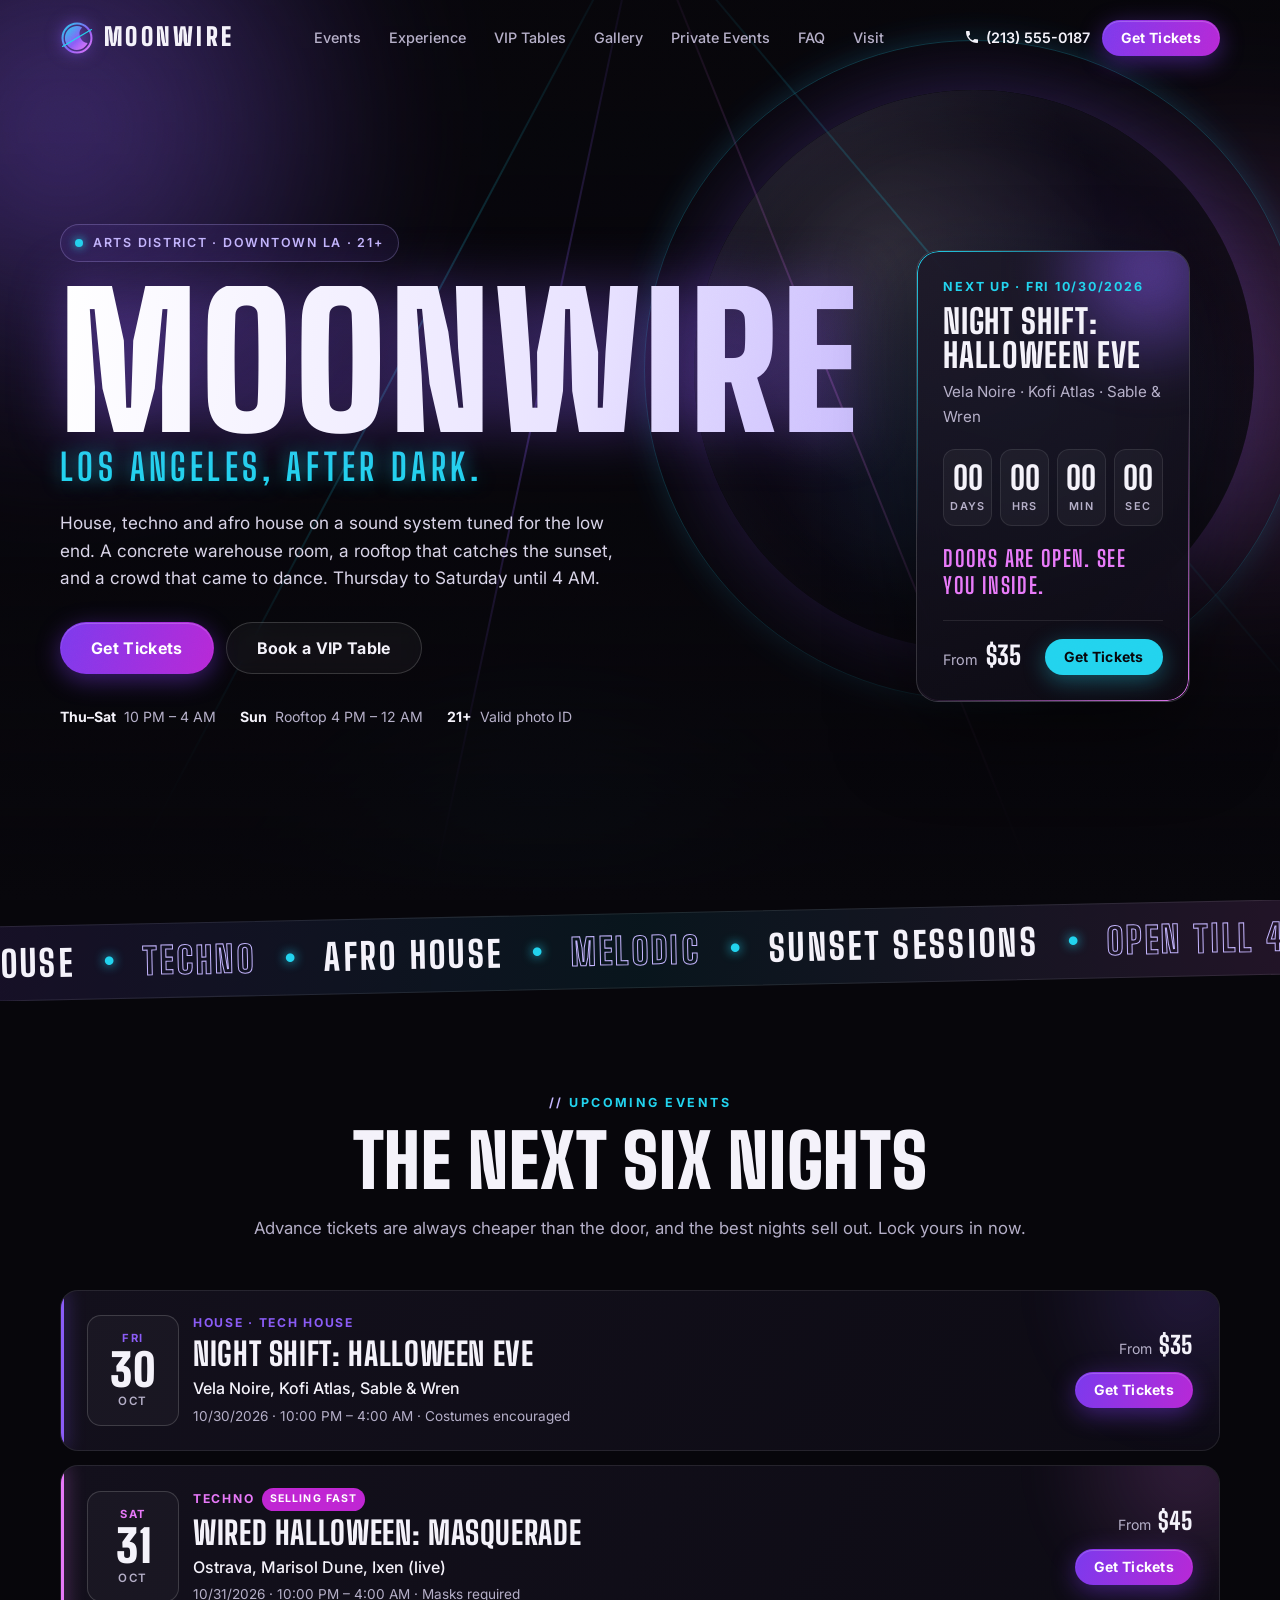
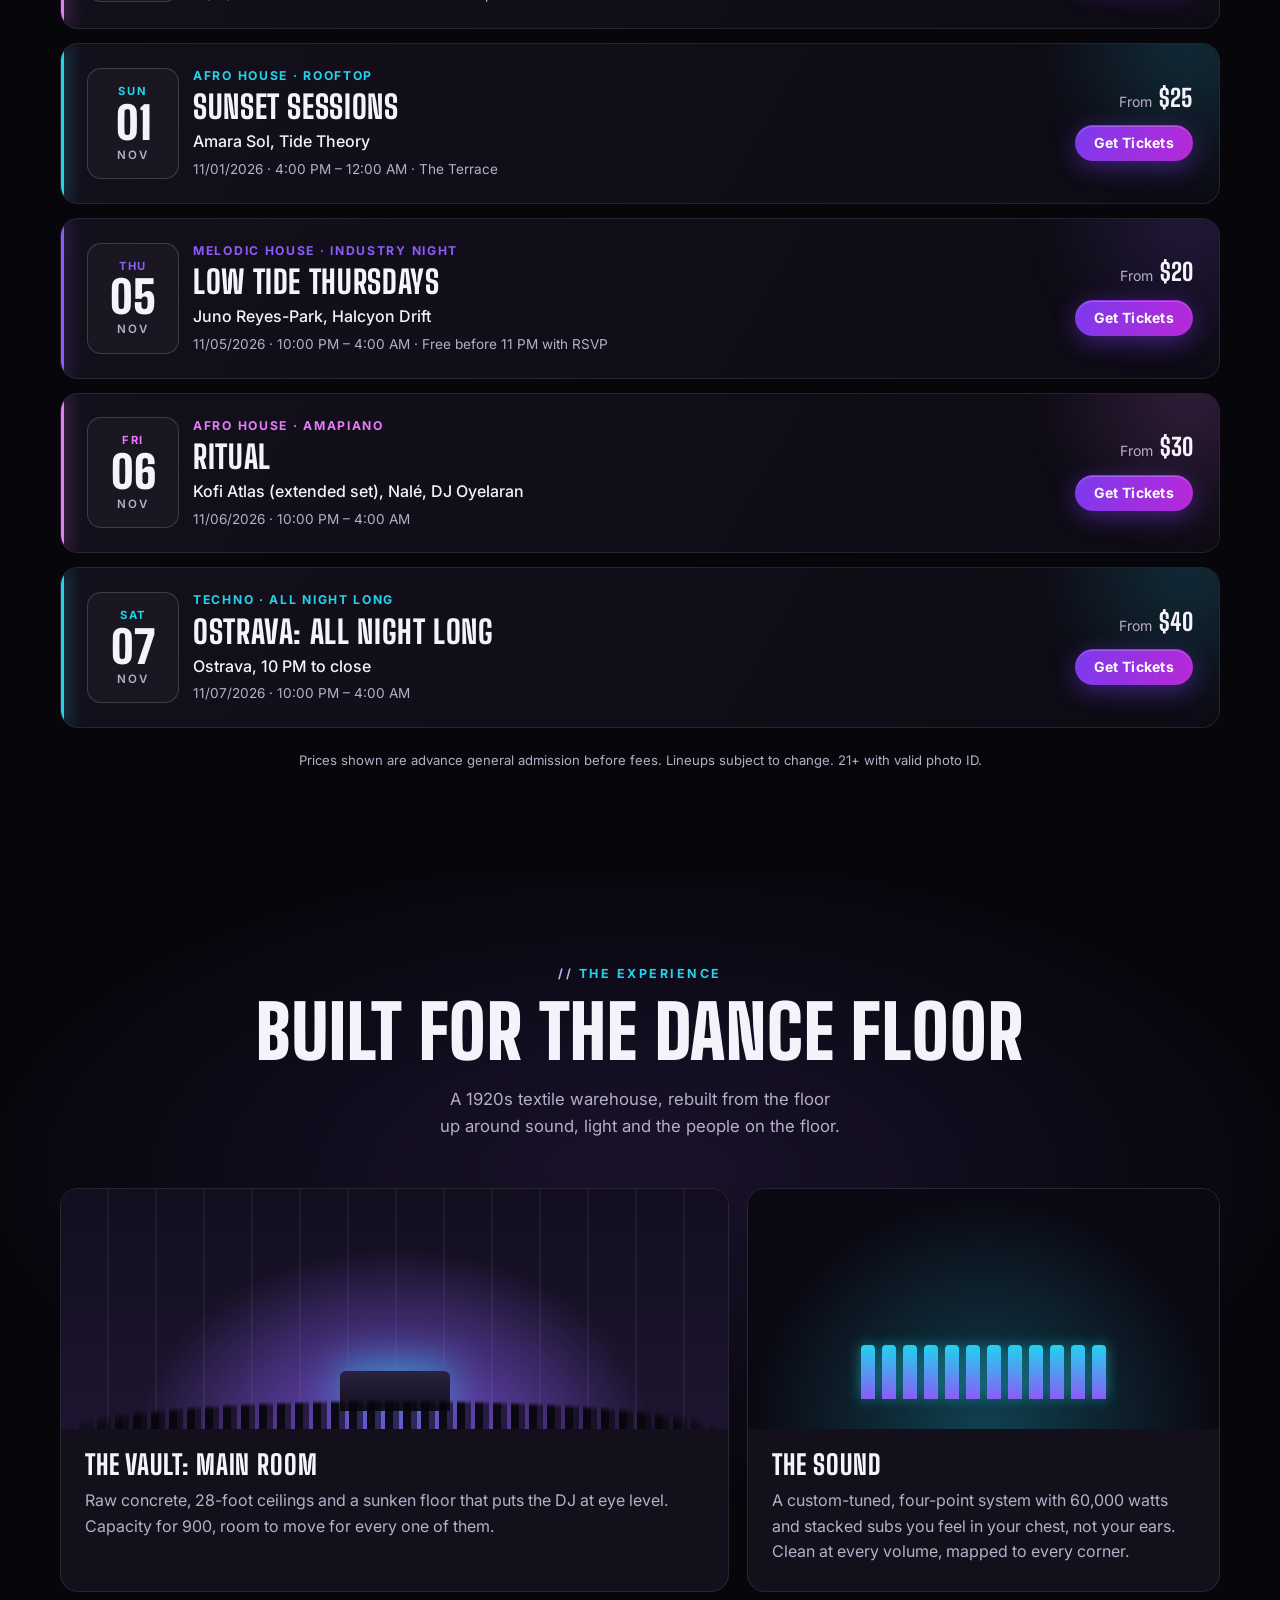
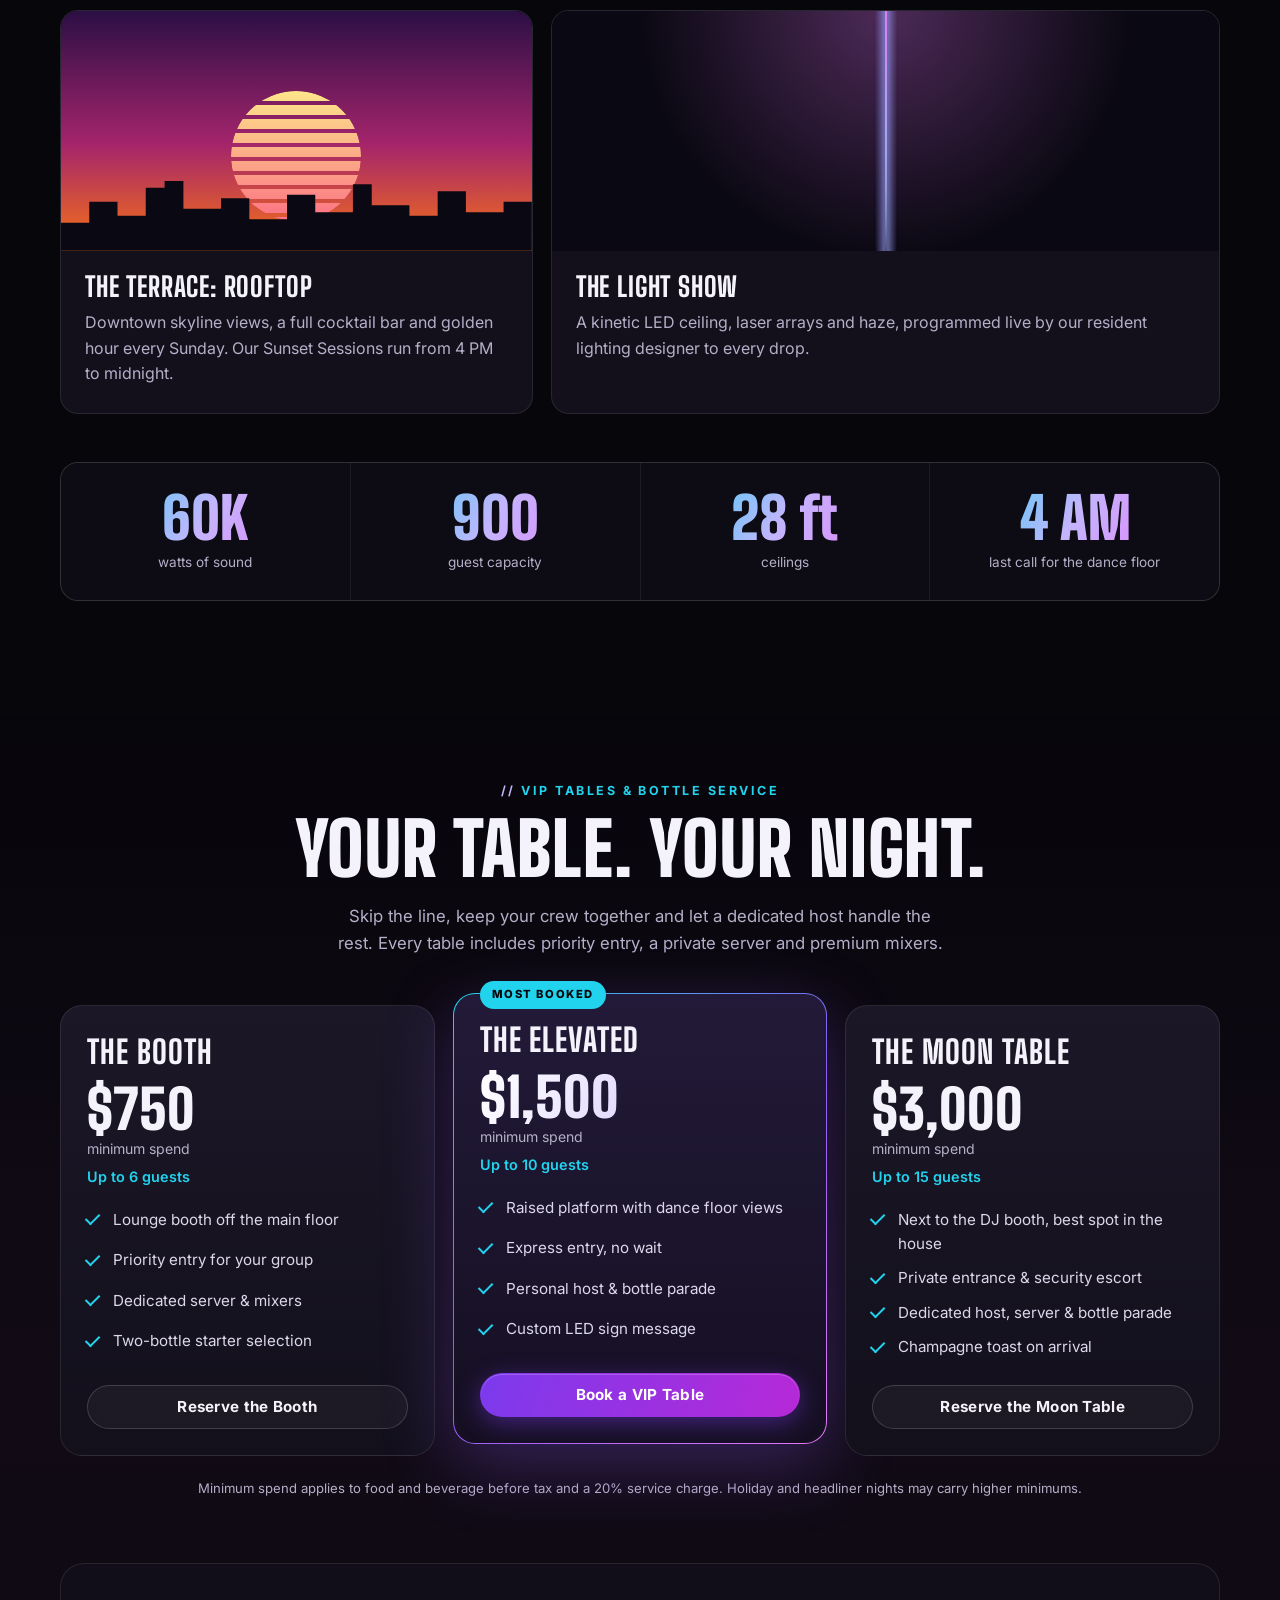
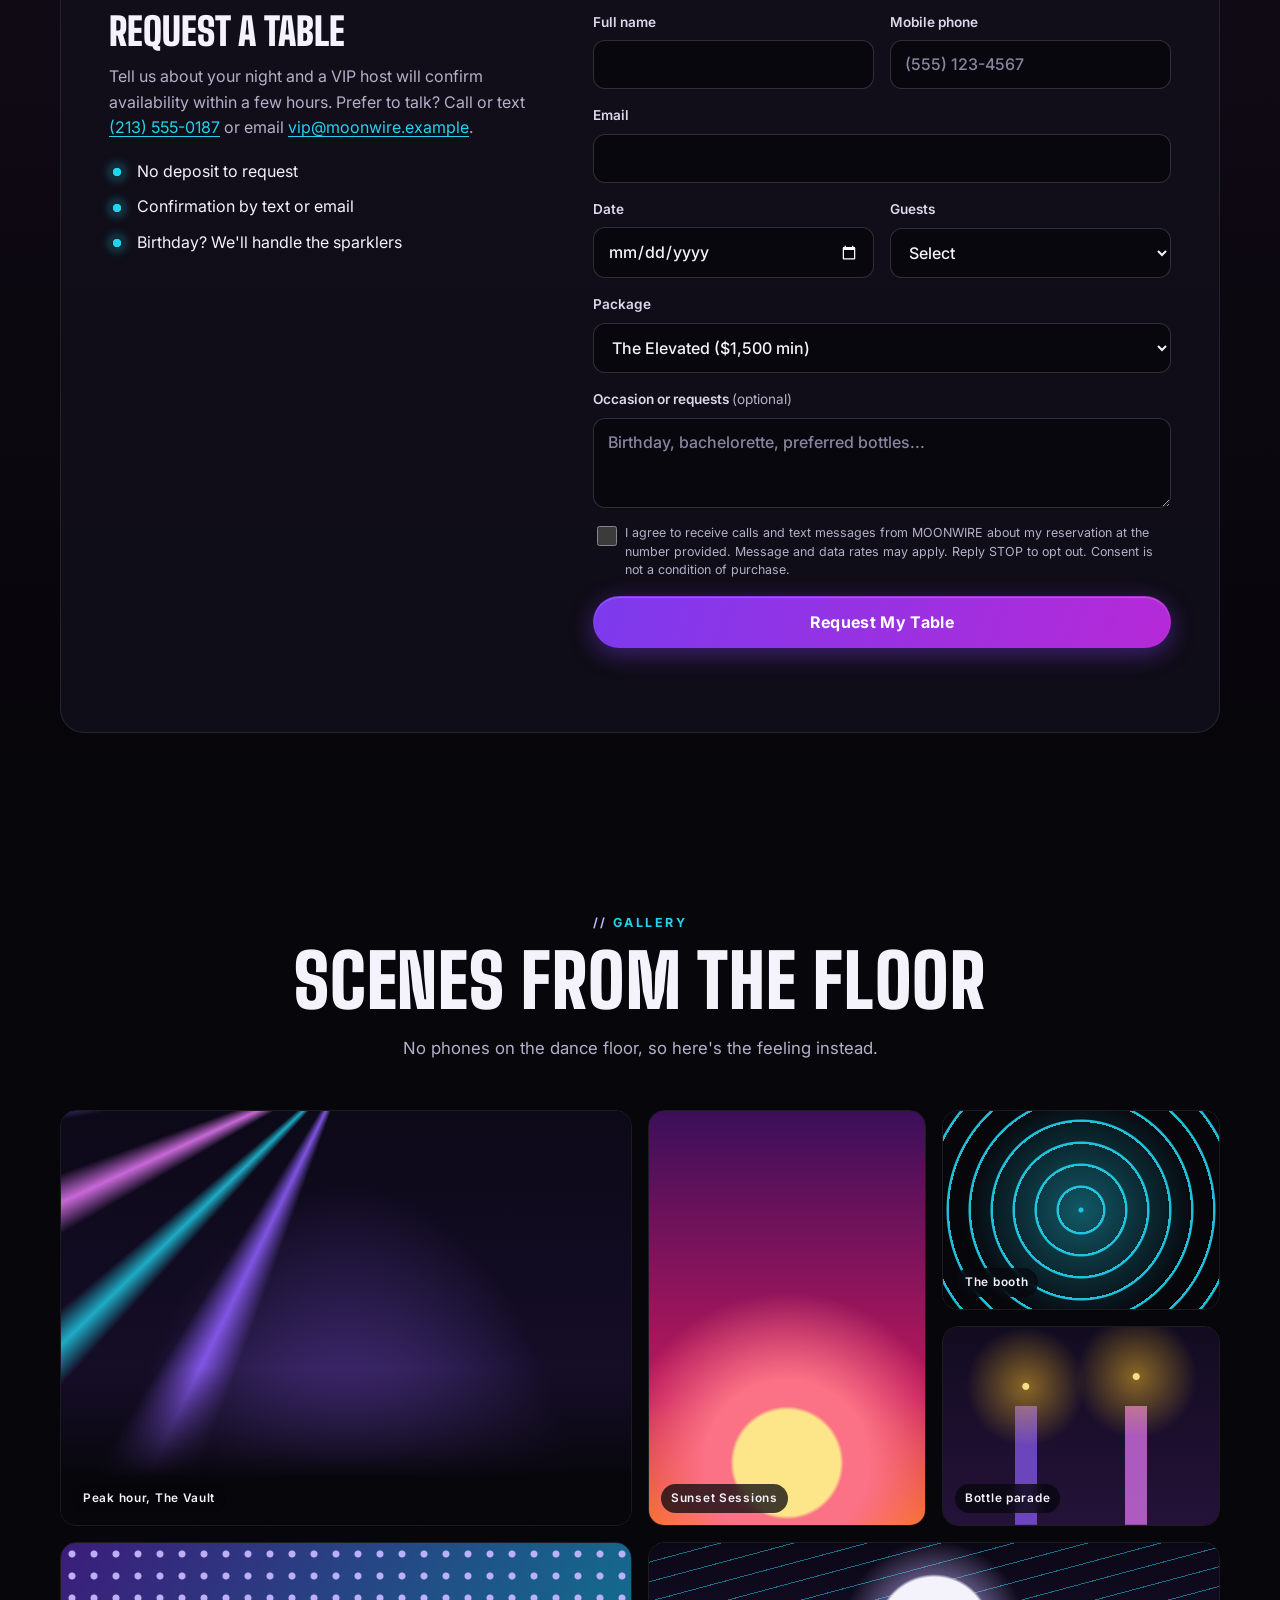
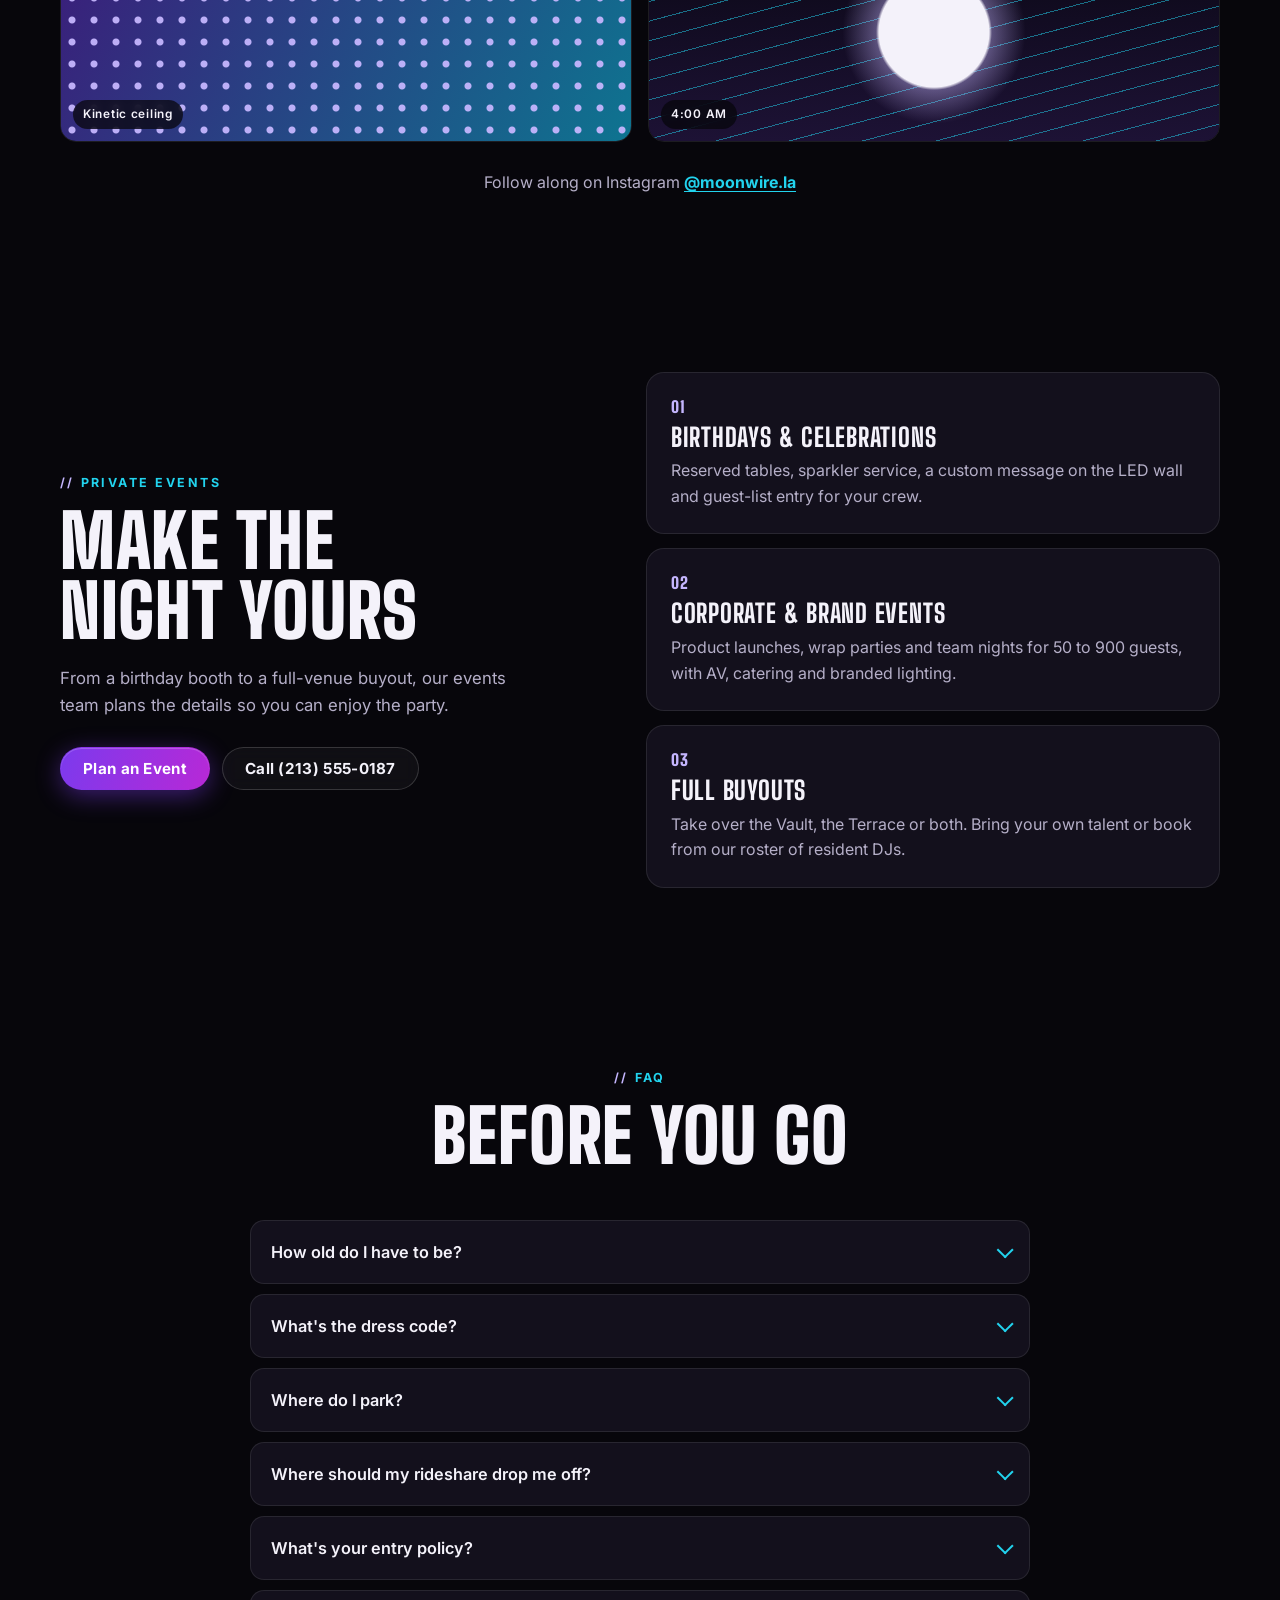
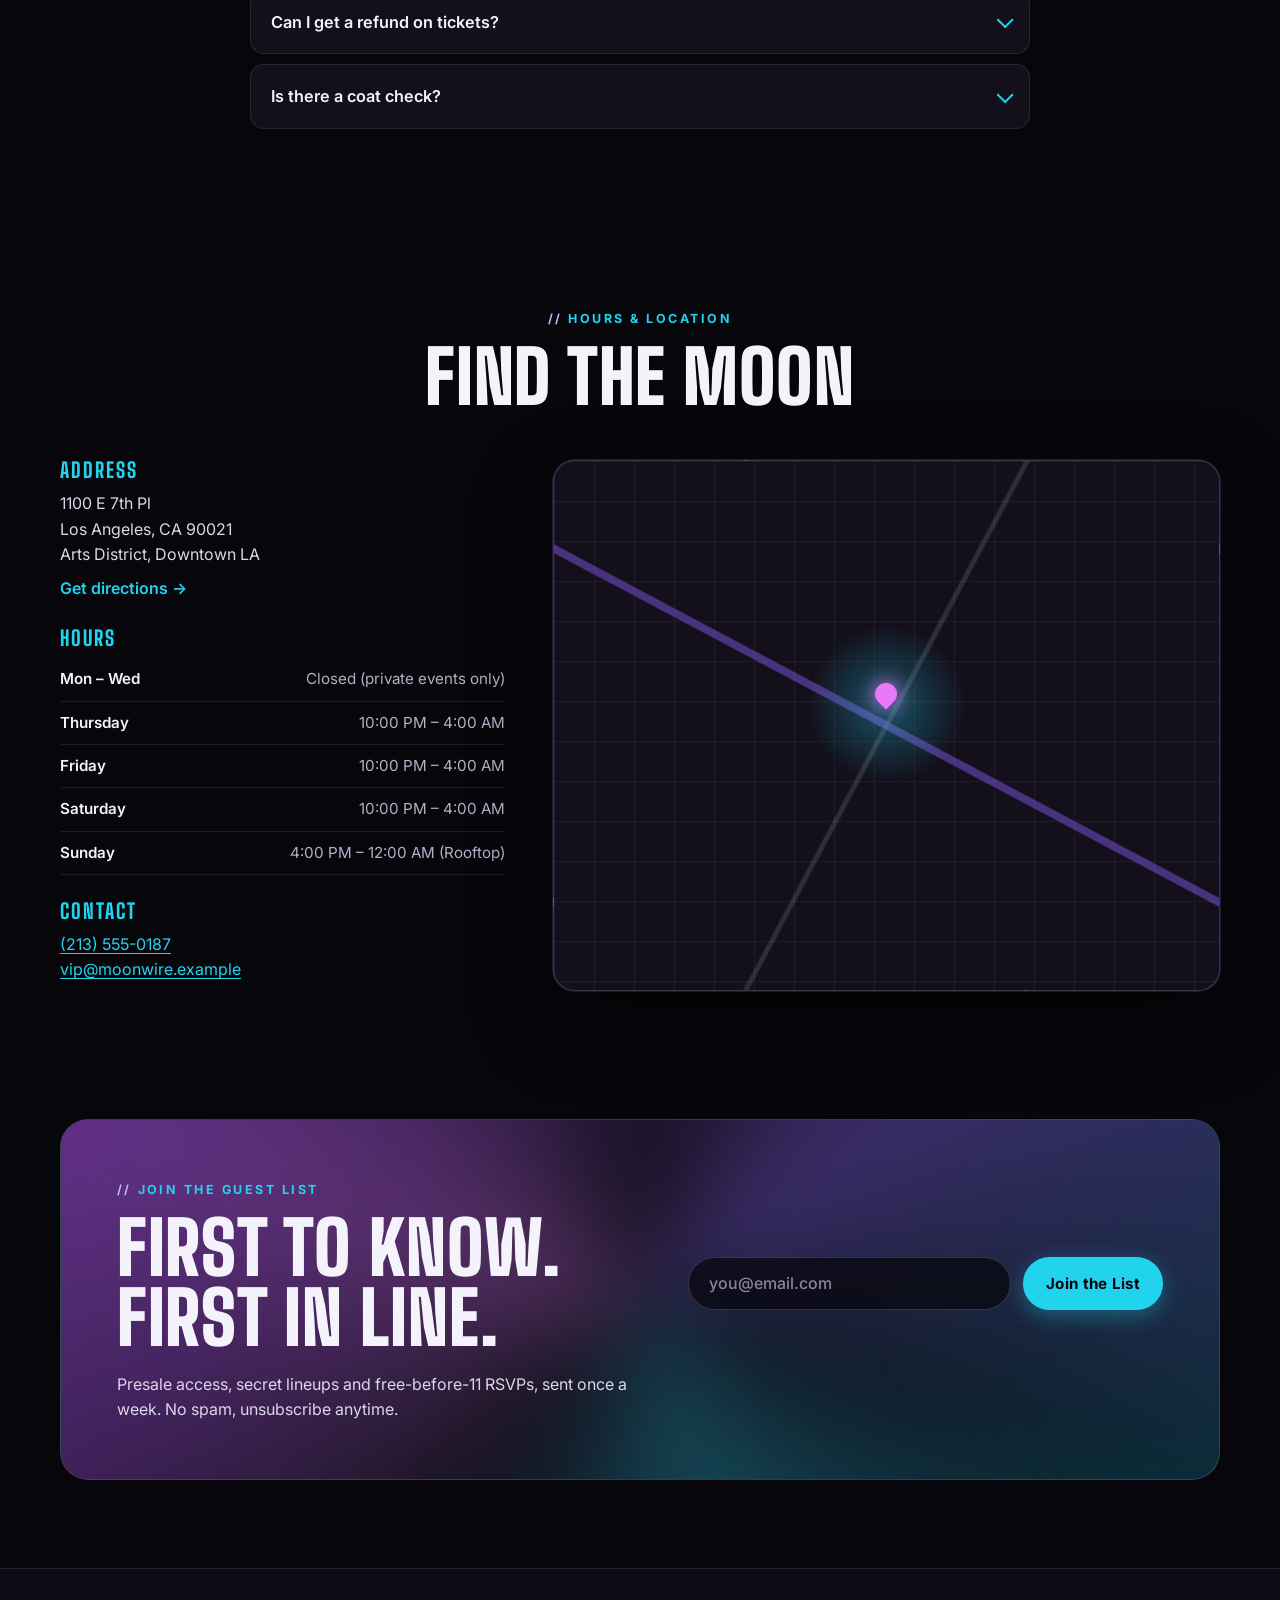
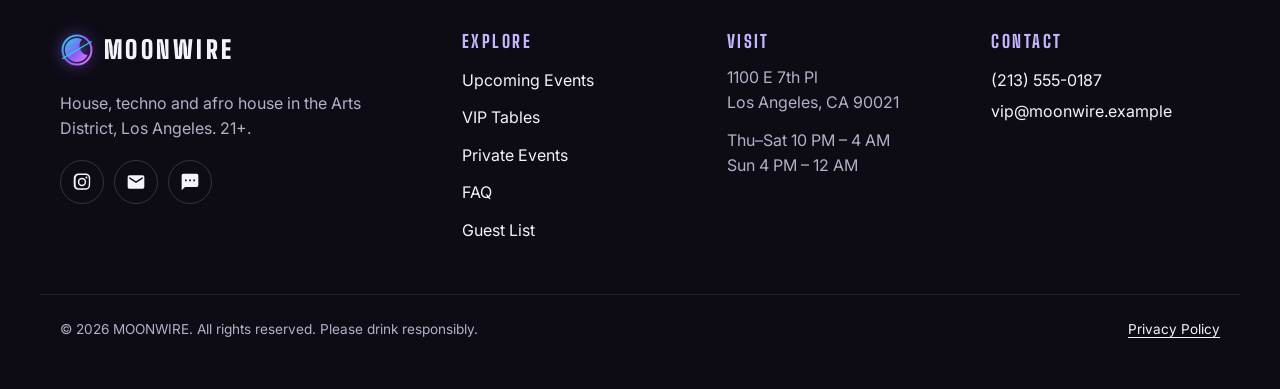
<file: sites/moonwire-la/index.html>
<!doctype html>
<html lang="en-US">
<head>
  <meta charset="utf-8">
  <meta name="viewport" content="width=device-width, initial-scale=1">
  <title>Nightclub &amp; VIP Tables in Los Angeles, CA | MOONWIRE</title>
  <meta name="description" content="MOONWIRE is an Arts District nightclub in Downtown LA for house, techno and afro house. Get tickets, book VIP bottle service and catch Sunday rooftop sessions. 21+.">
  <link rel="canonical" href="https://www.moonwire.example/">
  <meta name="theme-color" content="#07060B">
  <link rel="icon" href="favicon.svg" type="image/svg+xml">

  <meta property="og:type" content="website">
  <meta property="og:site_name" content="MOONWIRE">
  <meta property="og:title" content="MOONWIRE | Nightclub in the Arts District, Los Angeles">
  <meta property="og:description" content="House, techno and afro house in Downtown LA. Thursday to Saturday until 4 AM, Sunset Sessions on the rooftop every Sunday.">
  <meta property="og:url" content="https://www.moonwire.example/">
  <meta property="og:image" content="https://www.moonwire.example/assets/img/og-image.svg">
  <meta property="og:locale" content="en_US">
  <meta name="twitter:card" content="summary_large_image">

  <link rel="preconnect" href="https://fonts.googleapis.com">
  <link rel="preconnect" href="https://fonts.gstatic.com" crossorigin>
  <link href="https://fonts.googleapis.com/css2?family=Big+Shoulders+Display:wght@600;800;900&family=Inter:wght@400;500;600;700&display=swap" rel="stylesheet">
  <link rel="stylesheet" href="assets/css/style.css">
  <script src="assets/js/main.js" defer></script>

  <script type="application/ld+json">
  {
    "@context": "https://schema.org",
    "@graph": [
      {
        "@type": "NightClub",
        "@id": "https://www.moonwire.example/#club",
        "name": "MOONWIRE",
        "description": "Arts District nightclub for house, techno and afro house with VIP bottle service and a Sunday rooftop series.",
        "url": "https://www.moonwire.example/",
        "telephone": "+1-213-555-0187",
        "email": "vip@moonwire.example",
        "image": "https://www.moonwire.example/assets/img/og-image.svg",
        "priceRange": "$$$",
        "address": {
          "@type": "PostalAddress",
          "streetAddress": "1100 E 7th Pl",
          "addressLocality": "Los Angeles",
          "addressRegion": "CA",
          "postalCode": "90021",
          "addressCountry": "US"
        },
        "geo": { "@type": "GeoCoordinates", "latitude": 34.0349, "longitude": -118.2385 },
        "areaServed": ["Los Angeles", "Downtown LA", "Arts District"],
        "openingHoursSpecification": [
          { "@type": "OpeningHoursSpecification", "dayOfWeek": ["Thursday", "Friday", "Saturday"], "opens": "22:00", "closes": "04:00" },
          { "@type": "OpeningHoursSpecification", "dayOfWeek": "Sunday", "opens": "16:00", "closes": "23:59" }
        ],
        "sameAs": ["https://www.instagram.com/moonwire.la"]
      }
    ]
  }
  </script>
</head>
<body>
  <a class="skip-link" href="#main">Skip to content</a>

  <header class="site-header" id="top">
    <div class="container header-inner">
      <a class="logo" href="#top" aria-label="MOONWIRE home">
        <svg class="logo-mark" viewBox="0 0 40 40" width="34" height="34" aria-hidden="true">
          <defs>
            <linearGradient id="lg-logo" x1="0" y1="0" x2="1" y2="1">
              <stop offset="0" stop-color="#22D3EE"/><stop offset=".55" stop-color="#8B5CF6"/><stop offset="1" stop-color="#E879F9"/>
            </linearGradient>
          </defs>
          <circle cx="20" cy="20" r="17" fill="none" stroke="url(#lg-logo)" stroke-width="2.4"/>
          <path d="M26 7.5a14 14 0 1 0 6.5 18.5A11 11 0 0 1 26 7.5z" fill="url(#lg-logo)"/>
          <path d="M3 30 L37 10" stroke="#22D3EE" stroke-width="1.4" stroke-linecap="round"/>
        </svg>
        <span class="logo-word">MOONWIRE</span>
      </a>

      <nav class="nav" id="site-nav" aria-label="Main">
        <ul class="nav-list">
          <li><a href="#events">Events</a></li>
          <li><a href="#experience">Experience</a></li>
          <li><a href="#vip">VIP Tables</a></li>
          <li><a href="#gallery">Gallery</a></li>
          <li><a href="#private">Private Events</a></li>
          <li><a href="#faq">FAQ</a></li>
          <li><a href="#visit">Visit</a></li>
        </ul>
        <div class="nav-mobile-extra">
          <a class="btn btn-primary btn-block" href="#events">Get Tickets</a>
          <a class="btn btn-ghost btn-block" href="tel:+12135550187">Call (213) 555-0187</a>
        </div>
      </nav>

      <div class="header-actions">
        <a class="header-phone" href="tel:+12135550187">
          <svg viewBox="0 0 24 24" width="16" height="16" aria-hidden="true"><path fill="currentColor" d="M6.6 10.8a15.2 15.2 0 0 0 6.6 6.6l2.2-2.2a1 1 0 0 1 1-.25 11.4 11.4 0 0 0 3.6.57 1 1 0 0 1 1 1V20a1 1 0 0 1-1 1A17 17 0 0 1 3 4a1 1 0 0 1 1-1h3.5a1 1 0 0 1 1 1c0 1.25.2 2.45.57 3.57a1 1 0 0 1-.25 1z"/></svg>
          <span>(213) 555-0187</span>
        </a>
        <a class="btn btn-primary btn-sm header-cta" href="#events">Get Tickets</a>
        <button class="nav-toggle" type="button" aria-expanded="false" aria-controls="site-nav" aria-label="Open menu">
          <span class="bar"></span><span class="bar"></span><span class="bar"></span>
        </button>
      </div>
    </div>
  </header>

  <main id="main">
    <!-- HERO -->
    <section class="hero" aria-labelledby="hero-title">
      <div class="hero-bg" aria-hidden="true">
        <div class="orb orb-1"></div>
        <div class="orb orb-2"></div>
        <div class="orb orb-3"></div>
        <div class="hero-moon"></div>
        <div class="beams"><span></span><span></span><span></span><span></span></div>
        <div class="hero-grid"></div>
      </div>

      <div class="container hero-inner">
        <div class="hero-copy">
          <p class="eyebrow"><span class="dot" aria-hidden="true"></span> Arts District &middot; Downtown LA &middot; 21+</p>
          <h1 class="hero-title" id="hero-title">
            <span class="hero-word" data-text="MOONWIRE">MOONWIRE</span>
            <span class="hero-sub">Los Angeles, after dark.</span>
          </h1>
          <p class="hero-lede">House, techno and afro house on a sound system tuned for the low end. A concrete warehouse room, a rooftop that catches the sunset, and a crowd that came to dance. Thursday to Saturday until 4&nbsp;AM.</p>
          <div class="hero-ctas">
            <a class="btn btn-primary btn-lg" href="#events">Get Tickets</a>
            <a class="btn btn-ghost btn-lg" href="#vip">Book a VIP Table</a>
          </div>
          <ul class="hero-facts" aria-label="Quick facts">
            <li><strong>Thu–Sat</strong> 10 PM – 4 AM</li>
            <li><strong>Sun</strong> Rooftop 4 PM – 12 AM</li>
            <li><strong>21+</strong> Valid photo ID</li>
          </ul>
        </div>

        <aside class="next-event" aria-labelledby="next-title">
          <div class="next-event-glow" aria-hidden="true"></div>
          <p class="next-label">Next up &middot; <time datetime="2026-10-30T22:00">Fri 10/30/2026</time></p>
          <h2 class="next-title" id="next-title">Night Shift: Halloween Eve</h2>
          <p class="next-lineup">Vela Noire &middot; Kofi Atlas &middot; Sable &amp; Wren</p>
          <div class="countdown" data-countdown="2026-10-30T22:00:00-07:00" aria-live="off">
            <div><span data-unit="d">00</span><small>Days</small></div>
            <div><span data-unit="h">00</span><small>Hrs</small></div>
            <div><span data-unit="m">00</span><small>Min</small></div>
            <div><span data-unit="s">00</span><small>Sec</small></div>
          </div>
          <p class="countdown-live" hidden>Doors are open. See you inside.</p>
          <div class="next-foot">
            <span class="price">From <strong>$35</strong></span>
            <a class="btn btn-cyan btn-sm" href="#" data-ticket-link title="Ticketing link coming soon">Get Tickets<span class="sr-only"> for Night Shift: Halloween Eve</span></a>
          </div>
        </aside>
      </div>
    </section>

    <div class="marquee-wrap" aria-hidden="true"><div class="marquee">
      <div class="marquee-track">
        <span>House</span><i>&#9679;</i><span>Techno</span><i>&#9679;</i><span>Afro House</span><i>&#9679;</i><span>Melodic</span><i>&#9679;</i><span>Sunset Sessions</span><i>&#9679;</i><span>Open Till 4 AM</span><i>&#9679;</i>
        <span>House</span><i>&#9679;</i><span>Techno</span><i>&#9679;</i><span>Afro House</span><i>&#9679;</i><span>Melodic</span><i>&#9679;</i><span>Sunset Sessions</span><i>&#9679;</i><span>Open Till 4 AM</span><i>&#9679;</i>
      </div>
    </div></div>

    <!-- EVENTS -->
    <section class="section events" id="events" aria-labelledby="events-title">
      <div class="container">
        <div class="section-head">
          <p class="kicker">Upcoming Events</p>
          <h2 class="section-title" id="events-title">The next six nights</h2>
          <p class="section-lede">Advance tickets are always cheaper than the door, and the best nights sell out. Lock yours in now.</p>
        </div>

        <ol class="event-list">
          <li class="event-card" style="--accent: var(--violet)">
            <div class="event-date"><span class="ev-dow">Fri</span><span class="ev-day">30</span><span class="ev-mon">Oct</span></div>
            <div class="event-body">
              <p class="event-genre">House &middot; Tech House</p>
              <h3 class="event-title">Night Shift: Halloween Eve</h3>
              <p class="event-lineup">Vela Noire, Kofi Atlas, Sable &amp; Wren</p>
              <p class="event-meta"><time datetime="2026-10-30">10/30/2026</time> &middot; <span class="nw">10:00 PM – 4:00 AM</span> &middot; Costumes encouraged</p>
            </div>
            <div class="event-buy">
              <p class="event-price">From <strong>$35</strong></p>
              <a class="btn btn-primary btn-sm" href="#" data-ticket-link>Get Tickets<span class="sr-only"> for Night Shift: Halloween Eve</span></a>
            </div>
          </li>
          <li class="event-card is-hot" style="--accent: var(--magenta)">
            <div class="event-date"><span class="ev-dow">Sat</span><span class="ev-day">31</span><span class="ev-mon">Oct</span></div>
            <div class="event-body">
              <p class="event-genre">Techno <span class="tag-hot">Selling fast</span></p>
              <h3 class="event-title">Wired Halloween: Masquerade</h3>
              <p class="event-lineup">Ostrava, Marisol Dune, Ixen (live)</p>
              <p class="event-meta"><time datetime="2026-10-31">10/31/2026</time> &middot; <span class="nw">10:00 PM – 4:00 AM</span> &middot; Masks required</p>
            </div>
            <div class="event-buy">
              <p class="event-price">From <strong>$45</strong></p>
              <a class="btn btn-primary btn-sm" href="#" data-ticket-link>Get Tickets<span class="sr-only"> for Wired Halloween: Masquerade</span></a>
            </div>
          </li>
          <li class="event-card" style="--accent: var(--cyan)">
            <div class="event-date"><span class="ev-dow">Sun</span><span class="ev-day">01</span><span class="ev-mon">Nov</span></div>
            <div class="event-body">
              <p class="event-genre">Afro House &middot; Rooftop</p>
              <h3 class="event-title">Sunset Sessions</h3>
              <p class="event-lineup">Amara Sol, Tide Theory</p>
              <p class="event-meta"><time datetime="2026-11-01">11/01/2026</time> &middot; <span class="nw">4:00 PM – 12:00 AM</span> &middot; The Terrace</p>
            </div>
            <div class="event-buy">
              <p class="event-price">From <strong>$25</strong></p>
              <a class="btn btn-primary btn-sm" href="#" data-ticket-link>Get Tickets<span class="sr-only"> for Sunset Sessions on 11/01</span></a>
            </div>
          </li>
          <li class="event-card" style="--accent: var(--violet)">
            <div class="event-date"><span class="ev-dow">Thu</span><span class="ev-day">05</span><span class="ev-mon">Nov</span></div>
            <div class="event-body">
              <p class="event-genre">Melodic House &middot; Industry Night</p>
              <h3 class="event-title">Low Tide Thursdays</h3>
              <p class="event-lineup">Juno Reyes-Park, Halcyon Drift</p>
              <p class="event-meta"><time datetime="2026-11-05">11/05/2026</time> &middot; <span class="nw">10:00 PM – 4:00 AM</span> &middot; Free before 11 PM with RSVP</p>
            </div>
            <div class="event-buy">
              <p class="event-price">From <strong>$20</strong></p>
              <a class="btn btn-primary btn-sm" href="#" data-ticket-link>Get Tickets<span class="sr-only"> for Low Tide Thursdays</span></a>
            </div>
          </li>
          <li class="event-card" style="--accent: var(--magenta)">
            <div class="event-date"><span class="ev-dow">Fri</span><span class="ev-day">06</span><span class="ev-mon">Nov</span></div>
            <div class="event-body">
              <p class="event-genre">Afro House &middot; Amapiano</p>
              <h3 class="event-title">Ritual</h3>
              <p class="event-lineup">Kofi Atlas (extended set), Nalé, DJ Oyelaran</p>
              <p class="event-meta"><time datetime="2026-11-06">11/06/2026</time> &middot; <span class="nw">10:00 PM – 4:00 AM</span></p>
            </div>
            <div class="event-buy">
              <p class="event-price">From <strong>$30</strong></p>
              <a class="btn btn-primary btn-sm" href="#" data-ticket-link>Get Tickets<span class="sr-only"> for Ritual</span></a>
            </div>
          </li>
          <li class="event-card" style="--accent: var(--cyan)">
            <div class="event-date"><span class="ev-dow">Sat</span><span class="ev-day">07</span><span class="ev-mon">Nov</span></div>
            <div class="event-body">
              <p class="event-genre">Techno &middot; All Night Long</p>
              <h3 class="event-title">Ostrava: All Night Long</h3>
              <p class="event-lineup">Ostrava, 10 PM to close</p>
              <p class="event-meta"><time datetime="2026-11-07">11/07/2026</time> &middot; <span class="nw">10:00 PM – 4:00 AM</span></p>
            </div>
            <div class="event-buy">
              <p class="event-price">From <strong>$40</strong></p>
              <a class="btn btn-primary btn-sm" href="#" data-ticket-link>Get Tickets<span class="sr-only"> for Ostrava: All Night Long</span></a>
            </div>
          </li>
        </ol>
        <p class="fine-print">Prices shown are advance general admission before fees. Lineups subject to change. 21+ with valid photo ID.</p>
      </div>
    </section>

    <!-- EXPERIENCE -->
    <section class="section experience" id="experience" aria-labelledby="exp-title">
      <div class="container">
        <div class="section-head">
          <p class="kicker">The Experience</p>
          <h2 class="section-title" id="exp-title">Built for the dance floor</h2>
          <p class="section-lede">A 1920s textile warehouse, rebuilt from the floor up around sound, light and the people on the floor.</p>
        </div>

        <div class="exp-grid">
          <article class="exp-card exp-room">
            <div class="exp-art" aria-hidden="true"><div class="art-room"></div></div>
            <div class="exp-text">
              <h3>The Vault: Main Room</h3>
              <p>Raw concrete, 28-foot ceilings and a sunken floor that puts the DJ at eye level. Capacity for 900, room to move for every one of them.</p>
            </div>
          </article>
          <article class="exp-card exp-sound">
            <div class="exp-art" aria-hidden="true"><div class="art-sound"><span></span><span></span><span></span><span></span><span></span><span></span><span></span><span></span><span></span><span></span><span></span><span></span></div></div>
            <div class="exp-text">
              <h3>The Sound</h3>
              <p>A custom-tuned, four-point system with 60,000 watts and stacked subs you feel in your chest, not your ears. Clean at every volume, mapped to every corner.</p>
            </div>
          </article>
          <article class="exp-card exp-roof">
            <div class="exp-art" aria-hidden="true"><div class="art-roof"><div class="sun"></div><div class="skyline"></div></div></div>
            <div class="exp-text">
              <h3>The Terrace: Rooftop</h3>
              <p>Downtown skyline views, a full cocktail bar and golden hour every Sunday. Our Sunset Sessions run from 4 PM to midnight.</p>
            </div>
          </article>
          <article class="exp-card exp-light">
            <div class="exp-art" aria-hidden="true"><div class="art-light"><span></span><span></span><span></span><span></span><span></span></div></div>
            <div class="exp-text">
              <h3>The Light Show</h3>
              <p>A kinetic LED ceiling, laser arrays and haze, programmed live by our resident lighting designer to every drop.</p>
            </div>
          </article>
        </div>

        <ul class="stats" aria-label="MOONWIRE by the numbers">
          <li><strong>60K</strong><span>watts of sound</span></li>
          <li><strong>900</strong><span>guest capacity</span></li>
          <li><strong>28 ft</strong><span>ceilings</span></li>
          <li><strong>4 AM</strong><span>last call for the dance floor</span></li>
        </ul>
      </div>
    </section>

    <!-- VIP -->
    <section class="section vip" id="vip" aria-labelledby="vip-title">
      <div class="container">
        <div class="section-head">
          <p class="kicker">VIP Tables &amp; Bottle Service</p>
          <h2 class="section-title" id="vip-title">Your table. Your night.</h2>
          <p class="section-lede">Skip the line, keep your crew together and let a dedicated host handle the rest. Every table includes priority entry, a private server and premium mixers.</p>
        </div>

        <div class="packages">
          <article class="package">
            <h3 class="package-name">The Booth</h3>
            <p class="package-price"><span>$750</span> minimum spend</p>
            <p class="package-size">Up to 6 guests</p>
            <ul class="package-list">
              <li>Lounge booth off the main floor</li>
              <li>Priority entry for your group</li>
              <li>Dedicated server &amp; mixers</li>
              <li>Two-bottle starter selection</li>
            </ul>
            <a class="btn btn-ghost btn-block" href="#vip-form" data-package="The Booth">Reserve the Booth</a>
          </article>
          <article class="package package-featured">
            <p class="package-badge">Most booked</p>
            <h3 class="package-name">The Elevated</h3>
            <p class="package-price"><span>$1,500</span> minimum spend</p>
            <p class="package-size">Up to 10 guests</p>
            <ul class="package-list">
              <li>Raised platform with dance floor views</li>
              <li>Express entry, no wait</li>
              <li>Personal host &amp; bottle parade</li>
              <li>Custom LED sign message</li>
            </ul>
            <a class="btn btn-primary btn-block" href="#vip-form" data-package="The Elevated">Book a VIP Table</a>
          </article>
          <article class="package">
            <h3 class="package-name">The Moon Table</h3>
            <p class="package-price"><span>$3,000</span> minimum spend</p>
            <p class="package-size">Up to 15 guests</p>
            <ul class="package-list">
              <li>Next to the DJ booth, best spot in the house</li>
              <li>Private entrance &amp; security escort</li>
              <li>Dedicated host, server &amp; bottle parade</li>
              <li>Champagne toast on arrival</li>
            </ul>
            <a class="btn btn-ghost btn-block" href="#vip-form" data-package="The Moon Table">Reserve the Moon Table</a>
          </article>
        </div>
        <p class="fine-print">Minimum spend applies to food and beverage before tax and a 20% service charge. Holiday and headliner nights may carry higher minimums.</p>

        <div class="form-wrap" id="vip-form">
          <div class="form-intro">
            <h3>Request a table</h3>
            <p>Tell us about your night and a VIP host will confirm availability within a few hours. Prefer to talk? Call or text <a href="tel:+12135550187">(213) 555-0187</a> or email <a href="mailto:vip@moonwire.example">vip@moonwire.example</a>.</p>
            <ul class="check-list">
              <li>No deposit to request</li>
              <li>Confirmation by text or email</li>
              <li>Birthday? We'll handle the sparklers</li>
            </ul>
          </div>

          <form class="form js-form" action="[FORM ENDPOINT]" method="POST" data-mailto="vip@moonwire.example" data-subject="VIP Table Request" novalidate>
            <div class="field-row">
              <div class="field">
                <label for="vip-name">Full name</label>
                <input id="vip-name" name="name" type="text" autocomplete="name" required>
              </div>
              <div class="field">
                <label for="vip-phone">Mobile phone</label>
                <input id="vip-phone" name="phone" type="tel" autocomplete="tel" placeholder="(555) 123-4567" required>
              </div>
            </div>
            <div class="field">
              <label for="vip-email">Email</label>
              <input id="vip-email" name="email" type="email" autocomplete="email" required>
            </div>
            <div class="field-row">
              <div class="field">
                <label for="vip-date">Date</label>
                <input id="vip-date" name="date" type="date" required>
              </div>
              <div class="field">
                <label for="vip-guests">Guests</label>
                <select id="vip-guests" name="guests" required>
                  <option value="">Select</option>
                  <option>2–4</option>
                  <option>5–6</option>
                  <option>7–10</option>
                  <option>11–15</option>
                  <option>16+</option>
                </select>
              </div>
            </div>
            <div class="field">
              <label for="vip-package">Package</label>
              <select id="vip-package" name="package">
                <option>The Booth ($750 min)</option>
                <option selected>The Elevated ($1,500 min)</option>
                <option>The Moon Table ($3,000 min)</option>
                <option>Not sure yet, help me choose</option>
              </select>
            </div>
            <div class="field">
              <label for="vip-notes">Occasion or requests <span class="optional">(optional)</span></label>
              <textarea id="vip-notes" name="notes" rows="3" placeholder="Birthday, bachelorette, preferred bottles..."></textarea>
            </div>
            <div class="field field-check">
              <input id="vip-consent" name="sms_consent" type="checkbox" value="yes">
              <label for="vip-consent">I agree to receive calls and text messages from MOONWIRE about my reservation at the number provided. Message and data rates may apply. Reply STOP to opt out. Consent is not a condition of purchase.</label>
            </div>
            <button class="btn btn-primary btn-block btn-lg" type="submit">Request My Table</button>
            <p class="form-status" role="status" aria-live="polite"></p>
          </form>
        </div>
      </div>
    </section>

    <!-- GALLERY -->
    <section class="section gallery" id="gallery" aria-labelledby="gallery-title">
      <div class="container">
        <div class="section-head">
          <p class="kicker">Gallery</p>
          <h2 class="section-title" id="gallery-title">Scenes from the floor</h2>
          <p class="section-lede">No phones on the dance floor, so here's the feeling instead.</p>
        </div>
        <ul class="mosaic">
          <li class="tile tile-a"><div class="tile-art" role="img" aria-label="Violet lasers cutting through haze over a packed dance floor"></div><span class="tile-cap">Peak hour, The Vault</span></li>
          <li class="tile tile-b"><div class="tile-art" role="img" aria-label="Orange and magenta sunset gradient over the rooftop skyline"></div><span class="tile-cap">Sunset Sessions</span></li>
          <li class="tile tile-c"><div class="tile-art" role="img" aria-label="Cyan concentric rings pulsing from the DJ booth"></div><span class="tile-cap">The booth</span></li>
          <li class="tile tile-d"><div class="tile-art" role="img" aria-label="Glowing champagne bottles with sparklers at a VIP table"></div><span class="tile-cap">Bottle parade</span></li>
          <li class="tile tile-e"><div class="tile-art" role="img" aria-label="Grid of LED ceiling lights shifting from violet to cyan"></div><span class="tile-cap">Kinetic ceiling</span></li>
          <li class="tile tile-f"><div class="tile-art" role="img" aria-label="A full moon over neon wire lines, the MOONWIRE emblem"></div><span class="tile-cap">4:00 AM</span></li>
        </ul>
        <p class="gallery-follow">Follow along on Instagram <a href="https://www.instagram.com/moonwire.la" target="_blank" rel="noopener">@moonwire.la</a></p>
      </div>
    </section>

    <!-- PRIVATE EVENTS -->
    <section class="section private" id="private" aria-labelledby="private-title">
      <div class="container">
        <div class="private-grid">
          <div class="section-head section-head-left">
            <p class="kicker">Private Events</p>
            <h2 class="section-title" id="private-title">Make the night yours</h2>
            <p class="section-lede">From a birthday booth to a full-venue buyout, our events team plans the details so you can enjoy the party.</p>
            <div class="private-ctas">
              <a class="btn btn-primary" href="mailto:vip@moonwire.example?subject=Private%20Event%20Inquiry">Plan an Event</a>
              <a class="btn btn-ghost" href="tel:+12135550187">Call (213) 555-0187</a>
            </div>
          </div>
          <div class="private-cards">
            <article class="p-card">
              <span class="p-num" aria-hidden="true">01</span>
              <h3>Birthdays &amp; Celebrations</h3>
              <p>Reserved tables, sparkler service, a custom message on the LED wall and guest-list entry for your crew.</p>
            </article>
            <article class="p-card">
              <span class="p-num" aria-hidden="true">02</span>
              <h3>Corporate &amp; Brand Events</h3>
              <p>Product launches, wrap parties and team nights for 50 to 900 guests, with AV, catering and branded lighting.</p>
            </article>
            <article class="p-card">
              <span class="p-num" aria-hidden="true">03</span>
              <h3>Full Buyouts</h3>
              <p>Take over the Vault, the Terrace or both. Bring your own talent or book from our roster of resident DJs.</p>
            </article>
          </div>
        </div>
      </div>
    </section>

    <!-- FAQ -->
    <section class="section faq" id="faq" aria-labelledby="faq-title">
      <div class="container container-narrow">
        <div class="section-head">
          <p class="kicker">FAQ</p>
          <h2 class="section-title" id="faq-title">Before you go</h2>
        </div>
        <div class="faq-list">
          <details>
            <summary>How old do I have to be?</summary>
            <p>MOONWIRE is strictly 21+. Every guest needs a valid, unexpired government-issued photo ID (driver's license, state ID or passport). Digital IDs and photos of IDs are not accepted.</p>
          </details>
          <details>
            <summary>What's the dress code?</summary>
            <p>Upscale nightlife. Think sharp, not stiff: fitted jeans or trousers, clean sneakers or dress shoes, going-out tops. No athletic wear, sports jerseys, flip-flops or baggy clothing. Sunday rooftop sessions are smart-casual.</p>
          </details>
          <details>
            <summary>Where do I park?</summary>
            <p>Paid lots are available on E 7th Pl and Mateo St, typically $15–$25 per night. Street parking is limited, so check posted signs carefully. Valet is included with The Elevated and Moon Table packages.</p>
          </details>
          <details>
            <summary>Where should my rideshare drop me off?</summary>
            <p>Set your Uber or Lyft pickup and drop-off to <strong>1100 E 7th Pl</strong>. There is a dedicated rideshare lane in front of the main entrance, and staff will help you find your car at closing.</p>
          </details>
          <details>
            <summary>What's your entry policy?</summary>
            <p>Advance ticket holders and VIP tables get priority. General admission is first come, first served while capacity allows. Management reserves the right to refuse entry. All guests pass through a security check; no outside drinks, large bags or professional cameras.</p>
          </details>
          <details>
            <summary>Can I get a refund on tickets?</summary>
            <p>Tickets are non-refundable unless an event is canceled. If a headliner changes, we'll post an update and honor refunds requested before the event starts.</p>
          </details>
          <details>
            <summary>Is there a coat check?</summary>
            <p>Yes. Coat and bag check is available at the entrance for $5 per item, cash or card.</p>
          </details>
        </div>
      </div>
    </section>

    <!-- VISIT -->
    <section class="section visit" id="visit" aria-labelledby="visit-title">
      <div class="container">
        <div class="section-head">
          <p class="kicker">Hours &amp; Location</p>
          <h2 class="section-title" id="visit-title">Find the moon</h2>
        </div>
        <div class="visit-grid">
          <div class="visit-info">
            <div class="info-block">
              <h3>Address</h3>
              <address>
                1100 E 7th Pl<br>
                Los Angeles, CA 90021<br>
                Arts District, Downtown LA
              </address>
              <a class="text-link" href="https://www.google.com/maps/dir/?api=1&amp;destination=1100+E+7th+Pl,+Los+Angeles,+CA+90021" target="_blank" rel="noopener">Get directions <span aria-hidden="true">&rarr;</span></a>
            </div>
            <div class="info-block">
              <h3>Hours</h3>
              <table class="hours">
                <caption class="sr-only">Opening hours</caption>
                <tbody>
                  <tr><th scope="row">Mon – Wed</th><td>Closed (private events only)</td></tr>
                  <tr><th scope="row">Thursday</th><td>1<span class="nw">0:00 PM – 4:00 AM</span></td></tr>
                  <tr><th scope="row">Friday</th><td>1<span class="nw">0:00 PM – 4:00 AM</span></td></tr>
                  <tr><th scope="row">Saturday</th><td>1<span class="nw">0:00 PM – 4:00 AM</span></td></tr>
                  <tr><th scope="row">Sunday</th><td>4:00 PM – 12:00 AM <span class="muted">(Rooftop)</span></td></tr>
                </tbody>
              </table>
            </div>
            <div class="info-block">
              <h3>Contact</h3>
              <p><a href="tel:+12135550187">(213) 555-0187</a><br><a href="mailto:vip@moonwire.example">vip@moonwire.example</a></p>
            </div>
          </div>
          <div class="map-frame">
            <iframe title="Map showing MOONWIRE at 1100 E 7th Pl, Los Angeles, CA 90021" src="https://maps.google.com/maps?q=1100%20E%207th%20Pl%2C%20Los%20Angeles%2C%20CA%2090021&amp;z=15&amp;output=embed" width="600" height="450" loading="lazy" referrerpolicy="no-referrer-when-downgrade" allowfullscreen></iframe>
          </div>
        </div>
      </div>
    </section>

    <!-- GUEST LIST -->
    <section class="section guestlist" id="guest-list" aria-labelledby="gl-title">
      <div class="container">
        <div class="gl-card">
          <div class="gl-glow" aria-hidden="true"></div>
          <div class="gl-copy">
            <p class="kicker">Join the Guest List</p>
            <h2 class="section-title" id="gl-title">First to know. First in line.</h2>
            <p>Presale access, secret lineups and free-before-11 RSVPs, sent once a week. No spam, unsubscribe anytime.</p>
          </div>
          <form class="gl-form js-form" action="[FORM ENDPOINT]" method="POST" data-mailto="vip@moonwire.example" data-subject="Guest List Signup" novalidate>
            <label class="sr-only" for="gl-email">Email address</label>
            <input id="gl-email" name="email" type="email" autocomplete="email" placeholder="you@email.com" required>
            <button class="btn btn-cyan" type="submit">Join the List</button>
            <p class="form-status" role="status" aria-live="polite"></p>
          </form>
        </div>
      </div>
    </section>
  </main>

  <footer class="site-footer">
    <div class="container footer-grid">
      <div class="footer-brand">
        <a class="logo" href="#top" aria-label="MOONWIRE, back to top">
          <svg class="logo-mark" viewBox="0 0 40 40" width="34" height="34" aria-hidden="true">
            <circle cx="20" cy="20" r="17" fill="none" stroke="url(#lg-logo)" stroke-width="2.4"/>
            <path d="M26 7.5a14 14 0 1 0 6.5 18.5A11 11 0 0 1 26 7.5z" fill="url(#lg-logo)"/>
            <path d="M3 30 L37 10" stroke="#22D3EE" stroke-width="1.4" stroke-linecap="round"/>
          </svg>
          <span class="logo-word">MOONWIRE</span>
        </a>
        <p>House, techno and afro house in the Arts District, Los Angeles. 21+.</p>
        <ul class="social">
          <li><a href="https://www.instagram.com/moonwire.la" target="_blank" rel="noopener" aria-label="MOONWIRE on Instagram">
            <svg viewBox="0 0 24 24" width="20" height="20" aria-hidden="true"><path fill="currentColor" d="M12 7a5 5 0 1 0 0 10 5 5 0 0 0 0-10zm0 8.2A3.2 3.2 0 1 1 12 8.8a3.2 3.2 0 0 1 0 6.4zM17.3 5.5a1.2 1.2 0 1 0 0 2.4 1.2 1.2 0 0 0 0-2.4zM21.9 7.6c-.1-1.6-.4-3-1.6-4.2S17.6 1.8 16 1.8C14.4 1.7 9.6 1.7 8 1.8 6.4 1.9 5 2.2 3.8 3.4S2.1 6 2.1 7.6C2 9.2 2 14 2.1 15.6c.1 1.6.4 3 1.6 4.2s2.6 1.5 4.2 1.6c1.6.1 6.4.1 8 0 1.6-.1 3-.4 4.2-1.6s1.5-2.6 1.6-4.2c.1-1.6.1-6.4.2-8zm-2.1 9.7a3.3 3.3 0 0 1-1.8 1.8c-1.3.5-4.3.4-5.7.4s-4.4.1-5.7-.4a3.3 3.3 0 0 1-1.8-1.8c-.5-1.3-.4-4.3-.4-5.7s-.1-4.4.4-5.7A3.3 3.3 0 0 1 6.6 4c1.3-.5 4.3-.4 5.7-.4s4.4-.1 5.7.4a3.3 3.3 0 0 1 1.8 1.8c.5 1.3.4 4.3.4 5.7s.1 4.4-.4 5.7z"/></svg>
          </a></li>
          <li><a href="mailto:vip@moonwire.example" aria-label="Email MOONWIRE">
            <svg viewBox="0 0 24 24" width="20" height="20" aria-hidden="true"><path fill="currentColor" d="M20 4H4a2 2 0 0 0-2 2v12a2 2 0 0 0 2 2h16a2 2 0 0 0 2-2V6a2 2 0 0 0-2-2zm0 4.2-8 5-8-5V6l8 5 8-5z"/></svg>
          </a></li>
          <li><a href="sms:+12135550187" aria-label="Text MOONWIRE">
            <svg viewBox="0 0 24 24" width="20" height="20" aria-hidden="true"><path fill="currentColor" d="M20 2H4a2 2 0 0 0-2 2v18l4-4h14a2 2 0 0 0 2-2V4a2 2 0 0 0-2-2zM8 11H6V9h2zm5 0h-2V9h2zm5 0h-2V9h2z"/></svg>
          </a></li>
        </ul>
      </div>
      <nav class="footer-col" aria-label="Footer">
        <h2 class="footer-h">Explore</h2>
        <ul>
          <li><a href="#events">Upcoming Events</a></li>
          <li><a href="#vip">VIP Tables</a></li>
          <li><a href="#private">Private Events</a></li>
          <li><a href="#faq">FAQ</a></li>
          <li><a href="#guest-list">Guest List</a></li>
        </ul>
      </nav>
      <div class="footer-col">
        <h2 class="footer-h">Visit</h2>
        <p>1100 E 7th Pl<br>Los Angeles, CA 90021</p>
        <p>Thu–Sat 10 PM – 4 AM<br>Sun 4 PM – 12 AM</p>
      </div>
      <div class="footer-col">
        <h2 class="footer-h">Contact</h2>
        <p><a href="tel:+12135550187">(213) 555-0187</a><br><a href="mailto:vip@moonwire.example">vip@moonwire.example</a></p>
      </div>
    </div>
    <div class="container footer-bottom">
      <p>&copy; <span data-year>2026</span> MOONWIRE. All rights reserved. Please drink responsibly.</p>
      <p><a href="privacy.html">Privacy Policy</a></p>
    </div>
  </footer>

  <div class="mobile-bar" aria-label="Quick actions">
    <a href="tel:+12135550187" class="mb-btn">
      <svg viewBox="0 0 24 24" width="18" height="18" aria-hidden="true"><path fill="currentColor" d="M6.6 10.8a15.2 15.2 0 0 0 6.6 6.6l2.2-2.2a1 1 0 0 1 1-.25 11.4 11.4 0 0 0 3.6.57 1 1 0 0 1 1 1V20a1 1 0 0 1-1 1A17 17 0 0 1 3 4a1 1 0 0 1 1-1h3.5a1 1 0 0 1 1 1c0 1.25.2 2.45.57 3.57a1 1 0 0 1-.25 1z"/></svg>
      Call
    </a>
    <a href="sms:+12135550187" class="mb-btn">
      <svg viewBox="0 0 24 24" width="18" height="18" aria-hidden="true"><path fill="currentColor" d="M20 2H4a2 2 0 0 0-2 2v18l4-4h14a2 2 0 0 0 2-2V4a2 2 0 0 0-2-2zM8 11H6V9h2zm5 0h-2V9h2zm5 0h-2V9h2z"/></svg>
      Text Us
    </a>
    <a href="#events" class="mb-btn mb-primary">Get Tickets</a>
  </div>
</body>
</html>
</file>
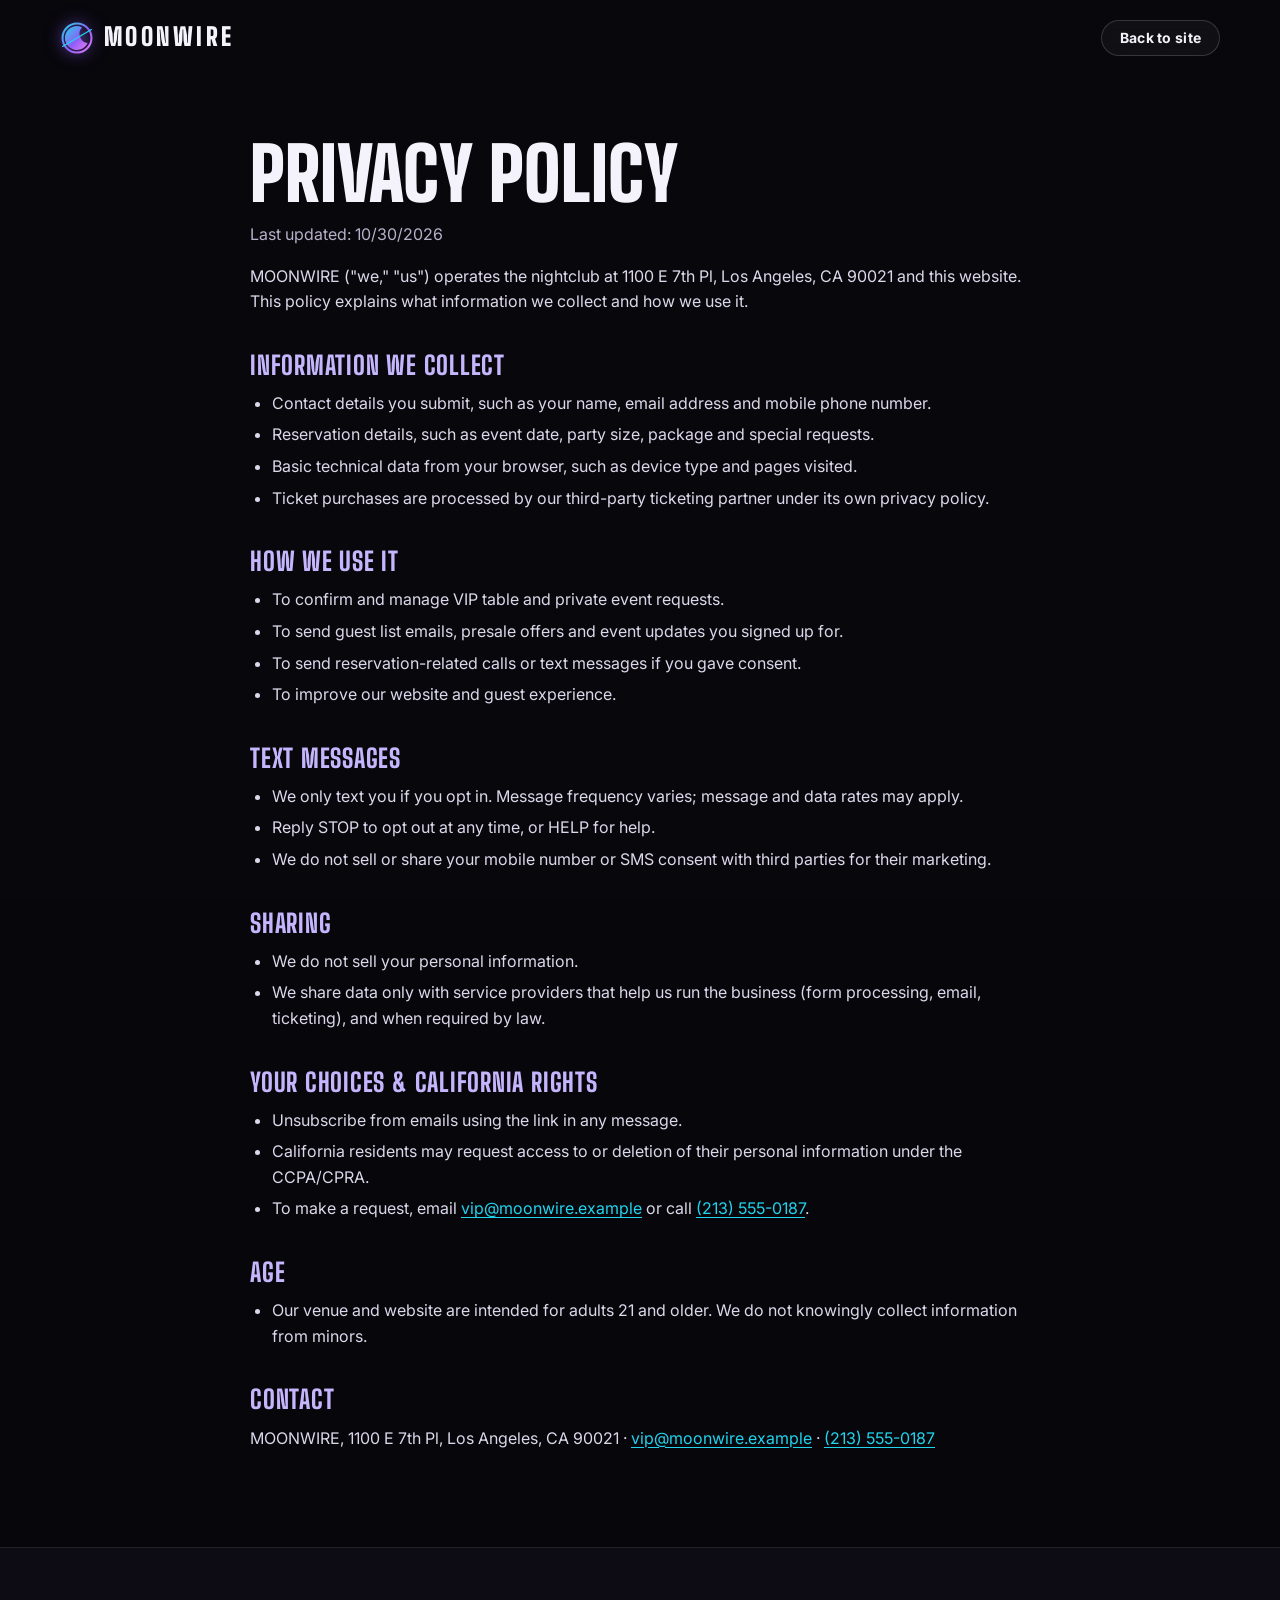
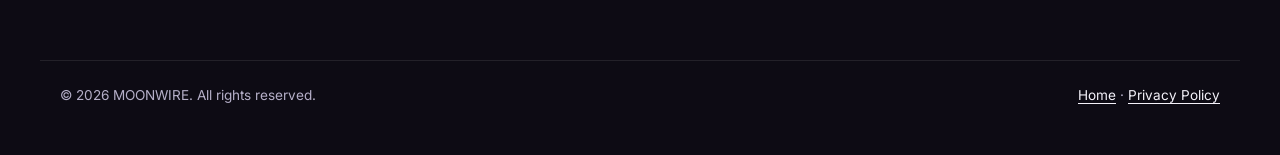
<file: sites/moonwire-la/privacy.html>
<!doctype html>
<html lang="en-US">
<head>
  <meta charset="utf-8">
  <meta name="viewport" content="width=device-width, initial-scale=1">
  <title>Privacy Policy | MOONWIRE Nightclub, Los Angeles, CA</title>
  <meta name="description" content="How MOONWIRE collects, uses and protects information from guests, ticket buyers, VIP table requests and guest list subscribers.">
  <link rel="canonical" href="https://www.moonwire.example/privacy.html">
  <meta name="theme-color" content="#07060B">
  <link rel="icon" href="favicon.svg" type="image/svg+xml">
  <meta property="og:type" content="website">
  <meta property="og:title" content="Privacy Policy | MOONWIRE">
  <meta property="og:description" content="How MOONWIRE handles your information.">
  <meta property="og:url" content="https://www.moonwire.example/privacy.html">
  <meta property="og:image" content="https://www.moonwire.example/assets/img/og-image.svg">
  <link rel="preconnect" href="https://fonts.googleapis.com">
  <link rel="preconnect" href="https://fonts.gstatic.com" crossorigin>
  <link href="https://fonts.googleapis.com/css2?family=Big+Shoulders+Display:wght@600;800;900&family=Inter:wght@400;500;600;700&display=swap" rel="stylesheet">
  <link rel="stylesheet" href="assets/css/style.css">
  <script src="assets/js/main.js" defer></script>
</head>
<body>
  <a class="skip-link" href="#main">Skip to content</a>
  <header class="site-header is-scrolled header-simple">
    <div class="container header-inner">
      <a class="logo" href="index.html" aria-label="MOONWIRE home">
        <svg class="logo-mark" viewBox="0 0 40 40" width="34" height="34" aria-hidden="true">
          <defs>
            <linearGradient id="lg-logo" x1="0" y1="0" x2="1" y2="1">
              <stop offset="0" stop-color="#22D3EE"/><stop offset=".55" stop-color="#8B5CF6"/><stop offset="1" stop-color="#E879F9"/>
            </linearGradient>
          </defs>
          <circle cx="20" cy="20" r="17" fill="none" stroke="url(#lg-logo)" stroke-width="2.4"/>
          <path d="M26 7.5a14 14 0 1 0 6.5 18.5A11 11 0 0 1 26 7.5z" fill="url(#lg-logo)"/>
          <path d="M3 30 L37 10" stroke="#22D3EE" stroke-width="1.4" stroke-linecap="round"/>
        </svg>
        <span class="logo-word">MOONWIRE</span>
      </a>
      <div class="header-actions">
        <a class="btn btn-ghost btn-sm" href="index.html">Back to site</a>
      </div>
    </div>
  </header>

  <main id="main" class="legal">
    <div class="container container-narrow">
      <h1>Privacy Policy</h1>
      <p class="updated">Last updated: 10/30/2026</p>
      <p>MOONWIRE ("we," "us") operates the nightclub at 1100 E 7th Pl, Los Angeles, CA 90021 and this website. This policy explains what information we collect and how we use it.</p>

      <h2>Information we collect</h2>
      <ul>
        <li>Contact details you submit, such as your name, email address and mobile phone number.</li>
        <li>Reservation details, such as event date, party size, package and special requests.</li>
        <li>Basic technical data from your browser, such as device type and pages visited.</li>
        <li>Ticket purchases are processed by our third-party ticketing partner under its own privacy policy.</li>
      </ul>

      <h2>How we use it</h2>
      <ul>
        <li>To confirm and manage VIP table and private event requests.</li>
        <li>To send guest list emails, presale offers and event updates you signed up for.</li>
        <li>To send reservation-related calls or text messages if you gave consent.</li>
        <li>To improve our website and guest experience.</li>
      </ul>

      <h2>Text messages</h2>
      <ul>
        <li>We only text you if you opt in. Message frequency varies; message and data rates may apply.</li>
        <li>Reply STOP to opt out at any time, or HELP for help.</li>
        <li>We do not sell or share your mobile number or SMS consent with third parties for their marketing.</li>
      </ul>

      <h2>Sharing</h2>
      <ul>
        <li>We do not sell your personal information.</li>
        <li>We share data only with service providers that help us run the business (form processing, email, ticketing), and when required by law.</li>
      </ul>

      <h2>Your choices &amp; California rights</h2>
      <ul>
        <li>Unsubscribe from emails using the link in any message.</li>
        <li>California residents may request access to or deletion of their personal information under the CCPA/CPRA.</li>
        <li>To make a request, email <a href="mailto:vip@moonwire.example">vip@moonwire.example</a> or call <a href="tel:+12135550187">(213) 555-0187</a>.</li>
      </ul>

      <h2>Age</h2>
      <ul>
        <li>Our venue and website are intended for adults 21 and older. We do not knowingly collect information from minors.</li>
      </ul>

      <h2>Contact</h2>
      <p>MOONWIRE, 1100 E 7th Pl, Los Angeles, CA 90021 &middot; <a href="mailto:vip@moonwire.example">vip@moonwire.example</a> &middot; <a href="tel:+12135550187">(213) 555-0187</a></p>
    </div>
  </main>

  <footer class="site-footer">
    <div class="container footer-bottom">
      <p>&copy; <span data-year>2026</span> MOONWIRE. All rights reserved.</p>
      <p><a href="index.html">Home</a> &middot; <a href="privacy.html">Privacy Policy</a></p>
    </div>
  </footer>
</body>
</html>
</file>
<file: sites/moonwire-la/assets/css/style.css>
/* MOONWIRE — Arts District, Los Angeles */
:root {
  --bg: #07060B;
  --bg-2: #0D0B14;
  --surface: #13101C;
  --surface-2: #1B1727;
  --line: rgba(255, 255, 255, .09);
  --line-2: rgba(255, 255, 255, .16);
  --text: #F4F2FA;
  --muted: #B5AFC8;
  --violet: #8B5CF6;
  --violet-btn: #7C3AED;
  --violet-soft: #C4B5FD;
  --cyan: #22D3EE;
  --magenta: #E879F9;
  --magenta-btn: #C026D3;

  --font-display: "Big Shoulders Display", "Arial Narrow", Impact, sans-serif;
  --font-body: "Inter", system-ui, -apple-system, "Segoe UI", Roboto, sans-serif;

  --radius: 18px;
  --radius-sm: 10px;
  --container: 1200px;
  --header-h: 68px;
  --ease: cubic-bezier(.2, .8, .2, 1);
  --glow-violet: 0 0 24px rgba(139, 92, 246, .55), 0 0 60px rgba(139, 92, 246, .25);
  --glow-cyan: 0 0 20px rgba(34, 211, 238, .5), 0 0 50px rgba(34, 211, 238, .2);
}

*, *::before, *::after { box-sizing: border-box; }
html { scroll-behavior: smooth; scroll-padding-top: calc(var(--header-h) + 12px); -webkit-text-size-adjust: 100%; }
body {
  margin: 0;
  background: var(--bg);
  color: var(--text);
  font-family: var(--font-body);
  font-size: 1rem;
  line-height: 1.6;
  overflow-x: hidden;
  -webkit-font-smoothing: antialiased;
}
/* Film grain */
body::after {
  content: "";
  position: fixed;
  inset: 0;
  pointer-events: none;
  z-index: 100;
  opacity: .07;
  background-image: url("data:image/svg+xml,%3Csvg xmlns='http://www.w3.org/2000/svg' width='160' height='160'%3E%3Cfilter id='n'%3E%3CfeTurbulence type='fractalNoise' baseFrequency='.85' numOctaves='3' stitchTiles='stitch'/%3E%3C/filter%3E%3Crect width='100%25' height='100%25' filter='url(%23n)'/%3E%3C/svg%3E");
  mix-blend-mode: overlay;
}
img, svg, iframe { max-width: 100%; display: block; }
a { color: var(--cyan); text-underline-offset: 3px; }
a:hover { color: #67E8F9; }
h1, h2, h3 { margin: 0; line-height: 1.05; }
p { margin: 0 0 1em; }
ul, ol { margin: 0; padding: 0; list-style: none; }
address { font-style: normal; }

:focus-visible {
  outline: 2px solid var(--cyan);
  outline-offset: 3px;
  border-radius: 6px;
}

.sr-only {
  position: absolute !important; width: 1px; height: 1px; padding: 0; margin: -1px;
  overflow: hidden; clip: rect(0 0 0 0); white-space: nowrap; border: 0;
}
.skip-link {
  position: absolute; left: 12px; top: -60px; z-index: 200;
  background: var(--cyan); color: var(--bg); padding: 10px 16px; border-radius: 8px; font-weight: 700;
}
.skip-link:focus { top: 12px; color: var(--bg); }

.container { width: 100%; max-width: var(--container); margin: 0 auto; padding: 0 20px; }
.container-narrow { max-width: 820px; }
.muted { color: var(--muted); }
.nw { white-space: nowrap; }

/* ---------- Buttons ---------- */
.btn {
  --pad-y: 13px; --pad-x: 22px;
  display: inline-flex; align-items: center; justify-content: center; gap: 8px;
  padding: var(--pad-y) var(--pad-x);
  border-radius: 999px;
  font: 700 .95rem/1 var(--font-body);
  letter-spacing: .02em;
  text-decoration: none;
  border: 1px solid transparent;
  cursor: pointer;
  transition: transform .25s var(--ease), box-shadow .25s var(--ease), background-color .25s, border-color .25s, color .25s;
  white-space: nowrap;
}
.btn:hover { transform: translateY(-2px); }
.btn:active { transform: translateY(0); }
.btn-primary {
  color: #fff;
  background: linear-gradient(110deg, var(--violet-btn), var(--magenta-btn) 60%, var(--violet-btn));
  background-size: 200% 100%;
  box-shadow: 0 6px 24px rgba(124, 58, 237, .45), inset 0 1px 0 rgba(255,255,255,.2);
}
.btn-primary:hover { color: #fff; background-position: 100% 0; box-shadow: var(--glow-violet); }
.btn-ghost {
  color: var(--text);
  background: rgba(255,255,255,.04);
  border-color: var(--line-2);
  backdrop-filter: blur(8px);
}
.btn-ghost:hover { color: var(--text); border-color: var(--cyan); box-shadow: var(--glow-cyan); }
.btn-cyan { color: var(--bg); background: var(--cyan); box-shadow: 0 6px 22px rgba(34,211,238,.35); }
.btn-cyan:hover { color: var(--bg); background: #67E8F9; box-shadow: var(--glow-cyan); }
.btn-sm { --pad-y: 10px; --pad-x: 18px; font-size: .875rem; }
.btn-lg { --pad-y: 17px; --pad-x: 30px; font-size: 1rem; }
.btn-block { width: 100%; }

/* ---------- Header ---------- */
.site-header {
  position: fixed; inset: 0 0 auto 0; z-index: 50;
  height: var(--header-h);
  transition: background-color .3s, border-color .3s, backdrop-filter .3s;
  border-bottom: 1px solid transparent;
}
.site-header.is-scrolled, .site-header.menu-open {
  background: rgba(7, 6, 11, .82);
  backdrop-filter: blur(14px) saturate(140%);
  -webkit-backdrop-filter: blur(14px) saturate(140%);
  border-bottom-color: var(--line);
}
/* backdrop-filter would trap the fixed mobile drawer inside the header */
.site-header.menu-open { background: #07060B; backdrop-filter: none; -webkit-backdrop-filter: none; }
.header-inner { height: 100%; display: flex; align-items: center; justify-content: space-between; gap: 16px; }
.logo { display: inline-flex; align-items: center; gap: 10px; color: var(--text); text-decoration: none; }
.logo:hover { color: var(--text); }
.logo-mark { filter: drop-shadow(0 0 8px rgba(139,92,246,.6)); }
.logo-word { font: 900 1.55rem/1 var(--font-display); letter-spacing: .14em; }

.nav-list { display: none; }
.header-actions { display: flex; align-items: center; gap: 12px; }
.header-phone {
  display: none; align-items: center; gap: 6px;
  color: var(--text); text-decoration: none; font-weight: 600; font-size: .9rem;
}
.header-phone:hover { color: var(--cyan); }
.header-cta { display: none; }

.nav-toggle {
  width: 44px; height: 44px; border-radius: 12px;
  display: inline-flex; flex-direction: column; align-items: center; justify-content: center; gap: 5px;
  background: rgba(255,255,255,.05); border: 1px solid var(--line-2); cursor: pointer;
}
.nav-toggle .bar { width: 20px; height: 2px; background: var(--text); border-radius: 2px; transition: transform .3s var(--ease), opacity .2s; }
.nav-toggle[aria-expanded="true"] .bar:nth-child(1) { transform: translateY(7px) rotate(45deg); }
.nav-toggle[aria-expanded="true"] .bar:nth-child(2) { opacity: 0; }
.nav-toggle[aria-expanded="true"] .bar:nth-child(3) { transform: translateY(-7px) rotate(-45deg); }

/* Mobile drawer */
@media (max-width: 1023.98px) {
  .nav {
    position: fixed; top: var(--header-h); left: 0; right: 0; bottom: 0;
    background: rgba(7, 6, 11, .97);
    backdrop-filter: blur(16px);
    padding: 24px 20px 120px;
    overflow-y: auto;
    visibility: hidden; opacity: 0; transform: translateY(-8px);
    transition: opacity .3s var(--ease), transform .3s var(--ease), visibility 0s linear .3s;
  }
  .nav.is-open { visibility: visible; opacity: 1; transform: none; transition-delay: 0s; }
  .nav .nav-list { display: block; }
  .nav .nav-list a {
    display: block; padding: 14px 4px;
    font: 800 2rem/1.1 var(--font-display); letter-spacing: .04em; text-transform: uppercase;
    color: var(--text); text-decoration: none; border-bottom: 1px solid var(--line);
  }
  .nav .nav-list a:hover { color: var(--cyan); }
  .nav-mobile-extra { display: grid; gap: 12px; margin-top: 28px; }
  body.no-scroll { overflow: hidden; }
}

@media (min-width: 640px) {
  .header-cta { display: inline-flex; }
}

@media (min-width: 1024px) {
  :root { --header-h: 76px; }
  .nav-toggle, .nav-mobile-extra { display: none; }
  .nav-list { display: flex; gap: 4px; }
  .nav-list a {
    position: relative; display: block; padding: 8px 12px;
    color: var(--muted); text-decoration: none; font-weight: 500; font-size: .9rem;
    transition: color .2s;
  }
  .nav-list a::after {
    content: ""; position: absolute; left: 12px; right: 12px; bottom: 2px; height: 2px;
    background: linear-gradient(90deg, var(--cyan), var(--violet));
    transform: scaleX(0); transform-origin: left; transition: transform .3s var(--ease);
    box-shadow: var(--glow-cyan);
  }
  .nav-list a:hover, .nav-list a.is-active { color: var(--text); }
  .nav-list a:hover::after, .nav-list a.is-active::after { transform: scaleX(1); }
}
@media (min-width: 1180px) {
  .header-phone { display: inline-flex; }
}

/* ---------- Hero ---------- */
.hero {
  position: relative;
  min-height: 100svh;
  padding: calc(var(--header-h) + 40px) 0 64px;
  display: flex; align-items: center;
  overflow: hidden;
  isolation: isolate;
}
.hero-bg { position: absolute; inset: 0; z-index: -1; overflow: hidden; }
.hero-bg::after {
  content: ""; position: absolute; inset: 0;
  background: linear-gradient(180deg, rgba(7,6,11,.1) 0%, rgba(7,6,11,.3) 60%, var(--bg) 100%);
}
.orb { position: absolute; border-radius: 50%; filter: blur(70px); opacity: .7; animation: float 18s ease-in-out infinite; }
.orb-1 { width: 60vmax; height: 60vmax; left: -25vmax; top: -20vmax; background: radial-gradient(circle, rgba(139,92,246,.75), transparent 65%); }
.orb-2 { width: 50vmax; height: 50vmax; right: -22vmax; top: 5vmax; background: radial-gradient(circle, rgba(232,121,249,.45), transparent 65%); animation-delay: -6s; animation-duration: 22s; }
.orb-3 { width: 45vmax; height: 45vmax; left: 20vw; bottom: -30vmax; background: radial-gradient(circle, rgba(34,211,238,.4), transparent 65%); animation-delay: -12s; animation-duration: 26s; }
@keyframes float {
  0%, 100% { transform: translate3d(0,0,0) scale(1); }
  33% { transform: translate3d(4vw, 3vh, 0) scale(1.08); }
  66% { transform: translate3d(-3vw, -2vh, 0) scale(.95); }
}
.hero-moon {
  position: absolute; width: min(70vw, 560px); aspect-ratio: 1; right: -12vw; top: 14%;
  border-radius: 50%;
  background:
    radial-gradient(circle at 34% 30%, rgba(255,255,255,.22), transparent 42%),
    radial-gradient(circle at 60% 65%, rgba(34,211,238,.18), transparent 50%),
    radial-gradient(circle at 50% 50%, #241b3d, #0c0916 72%);
  box-shadow: 0 0 80px rgba(139,92,246,.45), inset -30px -40px 80px rgba(0,0,0,.6), inset 10px 10px 50px rgba(196,181,253,.15);
  opacity: .75;
}
.hero-moon::before {
  content: ""; position: absolute; inset: -9%; border-radius: 50%;
  border: 1px solid rgba(34,211,238,.35);
  box-shadow: 0 0 30px rgba(34,211,238,.25);
}
.beams { position: absolute; inset: 0; }
.beams span {
  position: absolute; left: 50%; top: -10%; width: 2px; height: 140%;
  background: linear-gradient(180deg, transparent, rgba(34,211,238,.55) 40%, transparent 85%);
  transform-origin: top center; filter: blur(.5px);
  animation: sweep 9s ease-in-out infinite alternate;
  opacity: .55;
}
.beams span:nth-child(1) { transform: rotate(28deg); }
.beams span:nth-child(2) { transform: rotate(-22deg); background: linear-gradient(180deg, transparent, rgba(232,121,249,.55) 40%, transparent 85%); animation-delay: -3s; }
.beams span:nth-child(3) { transform: rotate(12deg); background: linear-gradient(180deg, transparent, rgba(139,92,246,.7) 40%, transparent 85%); animation-delay: -5s; }
.beams span:nth-child(4) { transform: rotate(-40deg); animation-delay: -7s; }
@keyframes sweep {
  from { rotate: -14deg; }
  to { rotate: 14deg; }
}
.hero-grid {
  position: absolute; left: -50%; right: -50%; bottom: -10%; height: 50%;
  background-image:
    linear-gradient(rgba(139,92,246,.35) 1px, transparent 1px),
    linear-gradient(90deg, rgba(139,92,246,.35) 1px, transparent 1px);
  background-size: 60px 60px;
  transform: perspective(500px) rotateX(62deg);
  transform-origin: bottom;
  mask-image: linear-gradient(to top, #000 10%, transparent 80%);
  -webkit-mask-image: linear-gradient(to top, #000 10%, transparent 80%);
  animation: grid-move 4s linear infinite;
}
@keyframes grid-move { to { background-position: 0 60px, 0 0; } }

.hero-inner { display: grid; gap: 40px; align-items: center; }
.eyebrow {
  display: inline-flex; align-items: center; gap: 10px;
  font-size: .78rem; font-weight: 600; letter-spacing: .14em; text-transform: uppercase;
  color: var(--violet-soft);
  padding: 8px 14px; border: 1px solid rgba(196,181,253,.25); border-radius: 999px;
  background: rgba(139,92,246,.08);
  margin-bottom: 24px;
}
.dot { width: 8px; height: 8px; border-radius: 50%; background: var(--cyan); box-shadow: 0 0 10px var(--cyan); animation: pulse 1.6s ease-in-out infinite; }
@keyframes pulse { 50% { opacity: .35; transform: scale(.8); } }

.hero-title { display: grid; gap: 10px; margin-bottom: 22px; }
.hero-word {
  position: relative;
  font: 900 clamp(4.1rem, 21vw, 11.5rem)/.82 var(--font-display);
  letter-spacing: .02em;
  background: linear-gradient(100deg, #fff 0%, #E9E3FF 30%, var(--violet-soft) 50%, var(--cyan) 70%, #fff 100%);
  background-size: 220% 100%;
  -webkit-background-clip: text; background-clip: text;
  color: transparent;
  animation: shimmer 8s linear infinite;
  filter: drop-shadow(0 0 28px rgba(139,92,246,.45));
}
@keyframes shimmer { to { background-position: -220% 0; } }
.hero-sub {
  font: 700 clamp(1.4rem, 5vw, 2.3rem)/1.1 var(--font-display);
  letter-spacing: .12em; text-transform: uppercase; color: var(--cyan);
  text-shadow: 0 0 18px rgba(34,211,238,.55);
}
.hero-lede { max-width: 560px; font-size: 1.075rem; color: #D9D4E8; margin-bottom: 30px; }
.hero-ctas { display: flex; flex-wrap: wrap; gap: 12px; margin-bottom: 32px; }
.hero-ctas .btn { flex: 1 1 auto; }
@media (min-width: 600px) { .hero-ctas .btn { flex: 0 0 auto; } }
.hero-facts { display: flex; flex-wrap: wrap; gap: 10px 24px; font-size: .88rem; color: var(--muted); }
.hero-facts strong { color: var(--text); margin-right: 4px; }

.next-event {
  position: relative;
  padding: 26px;
  border-radius: 22px;
  background: linear-gradient(160deg, rgba(27,23,39,.85), rgba(13,11,20,.85));
  border: 1px solid var(--line-2);
  backdrop-filter: blur(18px);
  -webkit-backdrop-filter: blur(18px);
  box-shadow: 0 30px 80px rgba(0,0,0,.5);
  overflow: hidden;
}
.next-event::before {
  content: ""; position: absolute; inset: 0; border-radius: inherit; padding: 1px;
  background: linear-gradient(135deg, var(--cyan), transparent 40%, transparent 60%, var(--magenta));
  -webkit-mask: linear-gradient(#000 0 0) content-box, linear-gradient(#000 0 0);
  -webkit-mask-composite: xor; mask-composite: exclude;
  pointer-events: none;
}
.next-event-glow { position: absolute; width: 240px; height: 240px; right: -80px; top: -100px; background: radial-gradient(circle, rgba(139,92,246,.55), transparent 70%); filter: blur(20px); }
.next-label { position: relative; font-size: .78rem; font-weight: 700; letter-spacing: .14em; text-transform: uppercase; color: var(--cyan); margin-bottom: 8px; }
.next-title { position: relative; font: 800 2.1rem/1 var(--font-display); text-transform: uppercase; letter-spacing: .02em; margin-bottom: 8px; }
.next-lineup { position: relative; color: var(--muted); font-size: .95rem; margin-bottom: 20px; }
.countdown { position: relative; display: grid; grid-template-columns: repeat(4, 1fr); gap: 8px; margin-bottom: 20px; }
.countdown div {
  text-align: center; padding: 12px 4px 10px;
  border-radius: 12px; background: rgba(255,255,255,.04); border: 1px solid var(--line);
}
.countdown span { display: block; font: 800 2rem/1 var(--font-display); font-variant-numeric: tabular-nums; }
.countdown small { display: block; margin-top: 4px; font-size: .68rem; font-weight: 600; letter-spacing: .12em; text-transform: uppercase; color: var(--muted); }
.countdown-live { position: relative; font: 700 1.4rem/1.2 var(--font-display); letter-spacing: .06em; text-transform: uppercase; color: var(--magenta); margin-bottom: 20px; }
.next-foot { position: relative; display: flex; align-items: center; justify-content: space-between; gap: 12px; padding-top: 18px; border-top: 1px solid var(--line); }
.price { color: var(--muted); font-size: .9rem; }
.price strong { color: var(--text); font: 800 1.6rem/1 var(--font-display); margin-left: 4px; }

@media (min-width: 900px) {
  .hero-inner { grid-template-columns: 1.35fr .9fr; gap: 56px; }
  .hero-moon { right: 2vw; top: 10%; }
}

/* ---------- Marquee ---------- */
.marquee-wrap { overflow: hidden; padding: 14px 0; }
.marquee {
  position: relative; overflow: hidden;
  border-block: 1px solid var(--line);
  background: linear-gradient(90deg, rgba(139,92,246,.12), rgba(34,211,238,.08), rgba(232,121,249,.12));
  padding: 18px 0;
  transform: rotate(-1.2deg) scale(1.03);
}
.marquee-track { display: flex; width: max-content; gap: 28px; align-items: center; animation: marquee 32s linear infinite; }
.marquee span { font: 800 clamp(1.4rem, 4vw, 2.2rem)/1 var(--font-display); text-transform: uppercase; letter-spacing: .08em; white-space: nowrap; }
.marquee span:nth-of-type(even) { color: transparent; -webkit-text-stroke: 1px var(--violet-soft); }
.marquee i { font-style: normal; color: var(--cyan); font-size: .7rem; text-shadow: 0 0 10px var(--cyan); }
@keyframes marquee { to { transform: translateX(calc(-50% - 14px)); } }

/* ---------- Sections ---------- */
.section { position: relative; padding: 88px 0; }
.section-head { max-width: 780px; margin: 0 auto 48px; text-align: center; }
.section-title, .hero-lede, .section-lede { text-wrap: balance; }
.section-head-left { margin: 0; text-align: left; }
.kicker {
  display: inline-block;
  font-size: .78rem; font-weight: 700; letter-spacing: .2em; text-transform: uppercase;
  color: var(--cyan); margin-bottom: 14px;
}
.kicker::before { content: "// "; color: var(--violet-soft); }
.section-title {
  font: 900 clamp(2.6rem, 9vw, 4.6rem)/.95 var(--font-display);
  text-transform: uppercase; letter-spacing: .01em;
  margin-bottom: 18px;
}
.section-lede { color: var(--muted); font-size: 1.05rem; margin: 0; }
.fine-print { color: var(--muted); font-size: .82rem; margin-top: 22px; text-align: center; }

/* ---------- Events ---------- */
.event-list { display: grid; gap: 14px; }
.event-card {
  --accent: var(--violet);
  position: relative;
  display: grid;
  grid-template-columns: 60px 1fr;
  gap: 14px 14px;
  padding: 18px 16px 18px 18px;
  border-radius: var(--radius);
  background: linear-gradient(120deg, var(--surface), var(--bg-2));
  border: 1px solid var(--line);
  overflow: hidden;
  transition: transform .35s var(--ease), border-color .35s, box-shadow .35s;
}
.event-card::before {
  content: ""; position: absolute; left: 0; top: 0; bottom: 0; width: 3px;
  background: var(--accent); box-shadow: 0 0 18px var(--accent);
}
.event-card::after {
  content: ""; position: absolute; width: 300px; height: 300px; right: -120px; top: -150px; border-radius: 50%;
  background: radial-gradient(circle closest-side, color-mix(in srgb, var(--accent) 35%, transparent), transparent);
  opacity: .5; transition: opacity .35s; pointer-events: none; filter: blur(24px);
}
.event-card:hover { transform: translateY(-3px); border-color: color-mix(in srgb, var(--accent) 50%, transparent); box-shadow: 0 20px 50px rgba(0,0,0,.45); }
.event-card:hover::after { opacity: 1; }
.event-date {
  display: flex; flex-direction: column; align-items: center; justify-content: center;
  border-radius: 14px; border: 1px solid var(--line-2);
  background: rgba(255,255,255,.03);
  padding: 10px 0; align-self: start;
  text-transform: uppercase;
}
.ev-dow { font-size: .7rem; font-weight: 700; letter-spacing: .16em; color: var(--accent); }
.ev-day { font: 900 2.3rem/1 var(--font-display); }
.ev-mon { font-size: .72rem; font-weight: 600; letter-spacing: .16em; color: var(--muted); }
.event-genre { font-size: .76rem; font-weight: 700; letter-spacing: .14em; text-transform: uppercase; color: var(--accent); margin-bottom: 6px; display: flex; flex-wrap: wrap; align-items: center; gap: 8px; }
.tag-hot { font-size: .66rem; padding: 3px 8px; border-radius: 999px; background: var(--magenta-btn); color: #fff; letter-spacing: .1em; }
.event-title { font: 800 1.75rem/1 var(--font-display); text-transform: uppercase; letter-spacing: .02em; margin-bottom: 6px; }
.event-lineup { color: var(--text); font-weight: 500; margin-bottom: 4px; }
.event-meta { color: var(--muted); font-size: .85rem; margin: 0; }
.event-buy { grid-column: 1 / -1; display: flex; align-items: center; justify-content: space-between; gap: 12px; padding-top: 14px; border-top: 1px solid var(--line); position: relative; z-index: 1; }
.event-price { margin: 0; color: var(--muted); font-size: .88rem; }
.event-price strong { color: var(--text); font: 800 1.5rem/1 var(--font-display); margin-left: 3px; }

@media (min-width: 768px) {
  .event-card { grid-template-columns: 92px 1fr auto; align-items: center; padding: 22px 26px; }
  .event-date { align-self: center; padding: 14px 0; }
  .ev-day { font-size: 2.8rem; }
  .event-buy { grid-column: auto; flex-direction: column; align-items: flex-end; border: 0; padding: 0; }
  .event-title { font-size: 2rem; }
}

/* ---------- Experience ---------- */
.experience { background: radial-gradient(ellipse 55% 340px at 50% 300px, rgba(139,92,246,.14), transparent 100%); }
.exp-grid { display: grid; gap: 18px; }
.exp-card {
  position: relative; border-radius: var(--radius); overflow: hidden;
  background: var(--surface); border: 1px solid var(--line);
  display: flex; flex-direction: column;
  transition: transform .35s var(--ease), border-color .35s;
}
.exp-card:hover { transform: translateY(-4px); border-color: var(--line-2); }
.exp-art { position: relative; height: 210px; overflow: hidden; background: #0a0812; }
.exp-art > div { position: absolute; inset: 0; }
.exp-text { padding: 22px 24px 26px; }
.exp-text h3 { font: 800 1.7rem/1 var(--font-display); text-transform: uppercase; letter-spacing: .03em; margin-bottom: 10px; }
.exp-text p { color: var(--muted); margin: 0; }

/* Room art: concrete arches with violet glow */
.art-room {
  background:
    radial-gradient(ellipse at 50% 110%, rgba(139,92,246,.9), transparent 55%),
    repeating-linear-gradient(90deg, transparent 0 46px, rgba(255,255,255,.05) 46px 48px),
    linear-gradient(180deg, #120e1e, #1d1530);
}
.art-room::before {
  content: ""; position: absolute; left: 50%; bottom: 18px; width: 110px; height: 40px; transform: translateX(-50%);
  background: linear-gradient(180deg, #2a2240, #120e1e); border-radius: 6px 6px 0 0;
  box-shadow: 0 -6px 40px rgba(34,211,238,.6);
}
.art-room::after {
  content: ""; position: absolute; inset: auto 0 0 0; height: 30px;
  background: repeating-linear-gradient(90deg, rgba(7,6,11,.95) 0 8px, rgba(7,6,11,.6) 8px 14px, transparent 14px 18px);
  -webkit-mask-image: radial-gradient(ellipse at 50% 100%, #000 60%, transparent 70%);
  mask-image: radial-gradient(ellipse at 50% 100%, #000 60%, transparent 70%);
}
/* Sound art: equalizer */
.art-sound {
  display: flex; align-items: flex-end; justify-content: center; gap: 7px; padding: 30px 24px;
  background: radial-gradient(circle at 50% 100%, rgba(34,211,238,.28), transparent 70%), #0a0812;
}
.art-sound span {
  width: 14px; height: 30%; border-radius: 4px 4px 0 0;
  background: linear-gradient(180deg, var(--cyan), var(--violet));
  box-shadow: 0 0 14px rgba(34,211,238,.5);
  animation: eq 1.2s ease-in-out infinite alternate;
}
.art-sound span:nth-child(3n) { animation-duration: .9s; }
.art-sound span:nth-child(4n+1) { animation-duration: 1.5s; animation-delay: -.4s; }
.art-sound span:nth-child(5n+2) { animation-duration: .7s; animation-delay: -.2s; }
.art-sound span:nth-child(2n) { animation-delay: -.6s; }
@keyframes eq { 0% { height: 18%; } 100% { height: 92%; } }
/* Rooftop art */
.art-roof { background: linear-gradient(180deg, #2b0f45 0%, #a3246b 55%, #f97316 100%); }
.art-roof .sun {
  position: absolute; left: 50%; bottom: 30px; width: 130px; height: 130px; transform: translateX(-50%); border-radius: 50%;
  background: linear-gradient(180deg, #fde68a, #fb7185);
  box-shadow: 0 0 60px rgba(251,113,133,.8);
  -webkit-mask-image: repeating-linear-gradient(180deg, #000 0 10px, transparent 10px 14px);
  mask-image: repeating-linear-gradient(180deg, #000 0 10px, transparent 10px 14px);
}
.art-roof .skyline {
  position: absolute; left: 0; right: 0; bottom: 0; height: 70px; background: #0a0812;
  clip-path: polygon(0 60%, 6% 60%, 6% 30%, 12% 30%, 12% 50%, 18% 50%, 18% 10%, 22% 10%, 22% 0, 26% 0, 26% 40%, 34% 40%, 34% 25%, 40% 25%, 40% 55%, 48% 55%, 48% 20%, 54% 20%, 54% 45%, 62% 45%, 62% 5%, 66% 5%, 66% 35%, 74% 35%, 74% 50%, 80% 50%, 80% 15%, 86% 15%, 86% 45%, 94% 45%, 94% 30%, 100% 30%, 100% 100%, 0 100%);
}
/* Light art: lasers */
.art-light { background: radial-gradient(circle at 50% 0%, rgba(232,121,249,.3), transparent 60%), #0a0812; }
.art-light span {
  position: absolute; left: 50%; top: -5%; width: 2px; height: 130%;
  transform-origin: top center;
  background: linear-gradient(180deg, var(--magenta), transparent 90%);
  box-shadow: 0 0 10px var(--magenta);
  animation: laser 3.2s ease-in-out infinite alternate;
}
.art-light span:nth-child(1) { --r: -50deg; }
.art-light span:nth-child(2) { --r: -25deg; background: linear-gradient(180deg, var(--cyan), transparent 90%); box-shadow: 0 0 10px var(--cyan); animation-delay: -.8s; }
.art-light span:nth-child(3) { --r: 0deg; background: linear-gradient(180deg, #fff, transparent 90%); animation-delay: -1.6s; }
.art-light span:nth-child(4) { --r: 25deg; background: linear-gradient(180deg, var(--cyan), transparent 90%); box-shadow: 0 0 10px var(--cyan); animation-delay: -2.4s; }
.art-light span:nth-child(5) { --r: 50deg; animation-delay: -3s; }
@keyframes laser {
  from { transform: rotate(calc(var(--r) - 12deg)); }
  to { transform: rotate(calc(var(--r) + 12deg)); }
}

.stats {
  display: grid; grid-template-columns: repeat(2, 1fr); gap: 1px;
  margin-top: 48px; border-radius: var(--radius); overflow: hidden;
  background: var(--line); border: 1px solid var(--line);
}
.stats li { background: var(--bg-2); padding: 26px 18px; text-align: center; }
.stats strong {
  display: block; font: 900 clamp(2.4rem, 8vw, 3.6rem)/1 var(--font-display);
  background: linear-gradient(120deg, var(--cyan), var(--violet-soft), var(--magenta));
  -webkit-background-clip: text; background-clip: text; color: transparent;
}
.stats span { display: block; margin-top: 6px; color: var(--muted); font-size: .85rem; }

@media (min-width: 768px) {
  .exp-grid { grid-template-columns: repeat(2, 1fr); }
  .stats { grid-template-columns: repeat(4, 1fr); }
}
@media (min-width: 1100px) {
  .exp-grid { grid-template-columns: repeat(12, 1fr); }
  .exp-room { grid-column: span 7; }
  .exp-sound { grid-column: span 5; }
  .exp-roof { grid-column: span 5; }
  .exp-light { grid-column: span 7; }
  .exp-art { height: 240px; }
}

/* ---------- VIP ---------- */
.vip { background: linear-gradient(180deg, transparent, rgba(232,121,249,.05) 40%, transparent); }
.packages { display: grid; gap: 18px; }
.package {
  position: relative; display: flex; flex-direction: column;
  padding: 30px 26px 26px; border-radius: 22px;
  background: linear-gradient(180deg, var(--surface-2), var(--surface));
  border: 1px solid var(--line);
  transition: transform .35s var(--ease), box-shadow .35s;
}
.package:hover { transform: translateY(-4px); box-shadow: 0 24px 60px rgba(0,0,0,.5); }
.package-featured {
  border-color: transparent;
  background:
    linear-gradient(180deg, #221a38, #150f22) padding-box,
    linear-gradient(140deg, var(--cyan), var(--violet), var(--magenta)) border-box;
  border: 1.5px solid transparent;
  box-shadow: 0 20px 70px rgba(139,92,246,.3);
}
.package-badge {
  position: absolute; top: -13px; left: 26px; margin: 0;
  padding: 5px 12px; border-radius: 999px;
  background: var(--cyan); color: var(--bg);
  font-size: .7rem; font-weight: 800; letter-spacing: .14em; text-transform: uppercase;
}
.package-name { font: 800 2rem/1 var(--font-display); text-transform: uppercase; letter-spacing: .03em; margin-bottom: 14px; }
.package-price { color: var(--muted); font-size: .88rem; margin-bottom: 4px; }
.package-price span { display: block; font: 900 3.4rem/1 var(--font-display); color: var(--text); margin-bottom: 2px; }
.package-featured .package-price span { background: linear-gradient(120deg, #fff, var(--violet-soft)); -webkit-background-clip: text; background-clip: text; color: transparent; }
.package-size { color: var(--cyan); font-weight: 600; font-size: .9rem; margin-bottom: 20px; }
.package-list { display: grid; gap: 10px; margin-bottom: 26px; flex: 1; }
.package-list li { position: relative; padding-left: 26px; color: #DCD7EA; font-size: .95rem; }
.package-list li::before {
  content: ""; position: absolute; left: 0; top: .5em; width: 14px; height: 8px;
  border-left: 2px solid var(--cyan); border-bottom: 2px solid var(--cyan);
  transform: rotate(-45deg) translateY(-2px);
}
@media (min-width: 900px) {
  .packages { grid-template-columns: repeat(3, 1fr); align-items: stretch; }
  .package-featured { top: -12px; }
}

.form-wrap {
  display: grid; gap: 32px; margin-top: 64px;
  padding: 28px 22px; border-radius: 24px;
  background: rgba(19,16,28,.75); border: 1px solid var(--line);
}
.form-intro h3 { font: 900 2.4rem/1 var(--font-display); text-transform: uppercase; margin-bottom: 14px; }
.form-intro p { color: var(--muted); }
.check-list { display: grid; gap: 10px; margin-top: 18px; }
.check-list li { position: relative; padding-left: 28px; }
.check-list li::before {
  content: ""; position: absolute; left: 0; top: .35em; width: 16px; height: 16px; border-radius: 50%;
  background: radial-gradient(circle, var(--cyan) 35%, transparent 40%), rgba(34,211,238,.15);
  box-shadow: 0 0 10px rgba(34,211,238,.4);
}
.form { display: grid; gap: 16px; }
.field-row { display: grid; gap: 16px; }
.field { display: grid; gap: 7px; }
.field label { font-size: .85rem; font-weight: 600; color: #DCD7EA; }
.optional { color: var(--muted); font-weight: 400; }
.field input, .field select, .field textarea, .gl-form input {
  width: 100%; padding: 13px 14px;
  font: 500 1rem/1.3 var(--font-body); color: var(--text);
  background: rgba(7,6,11,.7);
  border: 1px solid var(--line-2); border-radius: 12px;
  transition: border-color .2s, box-shadow .2s;
  color-scheme: dark;
}
.field textarea { resize: vertical; min-height: 90px; }
.field input::placeholder, .field textarea::placeholder, .gl-form input::placeholder { color: #8A84A0; }
.field input:focus, .field select:focus, .field textarea:focus, .gl-form input:focus {
  outline: none; border-color: var(--cyan); box-shadow: 0 0 0 3px rgba(34,211,238,.25);
}
.field [aria-invalid="true"] { border-color: #FB7185; }
.field-check { grid-template-columns: 20px 1fr; align-items: start; gap: 12px; }
.field-check input { width: 20px; height: 20px; margin-top: 2px; accent-color: var(--violet); padding: 0; }
.field-check label { font-weight: 400; font-size: .78rem; color: var(--muted); line-height: 1.5; }
.form-status { margin: 0; min-height: 1.4em; font-size: .9rem; color: var(--cyan); }
.form-status.is-error { color: #FDA4AF; }

@media (min-width: 600px) {
  .field-row { grid-template-columns: 1fr 1fr; }
}
@media (min-width: 960px) {
  .form-wrap { grid-template-columns: .85fr 1.15fr; gap: 56px; padding: 48px; }
}

/* ---------- Gallery ---------- */
.mosaic { display: grid; grid-template-columns: repeat(2, 1fr); grid-auto-rows: 160px; gap: 12px; }
.tile { position: relative; border-radius: 16px; overflow: hidden; border: 1px solid var(--line); }
.tile-art { position: absolute; inset: 0; transition: transform .8s var(--ease); }
.tile:hover .tile-art { transform: scale(1.06); }
.tile-cap {
  position: absolute; left: 12px; bottom: 12px; z-index: 1;
  padding: 5px 10px; border-radius: 999px;
  background: rgba(7,6,11,.75); backdrop-filter: blur(6px);
  font-size: .74rem; font-weight: 600; letter-spacing: .06em;
}
.tile-a { grid-column: span 2; grid-row: span 2; }
.tile-f { grid-column: span 2; }
.tile-a .tile-art {
  background:
    conic-gradient(from 200deg at 50% -10%, transparent 0deg, rgba(139,92,246,.9) 6deg, transparent 12deg, transparent 22deg, rgba(34,211,238,.8) 26deg, transparent 30deg, transparent 40deg, rgba(232,121,249,.85) 45deg, transparent 50deg, transparent 60deg, rgba(139,92,246,.8) 64deg, transparent 68deg),
    radial-gradient(ellipse at 50% 120%, rgba(139,92,246,.7), transparent 60%),
    linear-gradient(180deg, #0c0918, #1a1030);
}
.tile-a .tile-art::after {
  content: ""; position: absolute; inset: auto 0 0 0; height: 38%;
  background:
    radial-gradient(circle at 8% 100%, #07060B 18px, transparent 19px),
    radial-gradient(circle at 20% 100%, #07060B 24px, transparent 25px),
    radial-gradient(circle at 33% 100%, #07060B 20px, transparent 21px),
    radial-gradient(circle at 47% 100%, #07060B 26px, transparent 27px),
    radial-gradient(circle at 60% 100%, #07060B 19px, transparent 20px),
    radial-gradient(circle at 73% 100%, #07060B 25px, transparent 26px),
    radial-gradient(circle at 87% 100%, #07060B 21px, transparent 22px),
    radial-gradient(circle at 97% 100%, #07060B 18px, transparent 19px),
    linear-gradient(0deg, #07060B 30%, transparent);
}
.tile-b .tile-art { background: radial-gradient(circle at 50% 85%, #fde68a 0 14%, #fb7185 15% 22%, transparent 45%), linear-gradient(180deg, #3b0f5a, #c2185b 70%, #f97316); }
.tile-c .tile-art { background: repeating-radial-gradient(circle at 50% 50%, rgba(34,211,238,.9) 0 2px, transparent 3px 22px), radial-gradient(circle, rgba(34,211,238,.4), #07060B 70%); animation: rings 6s linear infinite; }
@keyframes rings { to { background-size: 140% 140%, 100% 100%; background-position: center; } }
.tile-d .tile-art {
  background:
    radial-gradient(circle at 30% 30%, rgba(253,230,138,.95) 0 3px, transparent 4px),
    radial-gradient(circle at 70% 25%, rgba(253,230,138,.95) 0 3px, transparent 4px),
    radial-gradient(circle at 30% 30%, rgba(251,191,36,.5), transparent 25%),
    radial-gradient(circle at 70% 25%, rgba(251,191,36,.5), transparent 25%),
    linear-gradient(90deg, transparent 26%, rgba(139,92,246,.7) 26% 34%, transparent 34% 66%, rgba(232,121,249,.7) 66% 74%, transparent 74%) 0 100% / 100% 60% no-repeat,
    linear-gradient(180deg, #120c20, #241238);
}
.tile-e .tile-art {
  background:
    radial-gradient(circle, rgba(196,181,253,.95) 0 3px, transparent 4px) 0 0 / 22px 22px,
    linear-gradient(120deg, #3b1d7a, #0e7490);
  animation: led 5s ease-in-out infinite alternate;
}
@keyframes led { to { filter: hue-rotate(70deg) brightness(1.15); } }
.tile-f .tile-art {
  background:
    radial-gradient(circle at 50% 45%, #f4f2fa 0 18%, rgba(196,181,253,.4) 19%, transparent 30%),
    repeating-linear-gradient(165deg, transparent 0 18px, rgba(34,211,238,.5) 18px 19px),
    linear-gradient(180deg, #0b0816, #1d1235);
}
.gallery-follow { text-align: center; margin: 28px 0 0; color: var(--muted); }
.gallery-follow a { font-weight: 700; }

@media (min-width: 768px) {
  .mosaic { grid-template-columns: repeat(4, 1fr); grid-auto-rows: 200px; gap: 16px; }
  .tile-a { grid-column: span 2; grid-row: span 2; }
  .tile-b { grid-row: span 2; }
  .tile-e { grid-column: span 2; }
  .tile-f { grid-column: span 2; }
}

/* ---------- Private ---------- */
.private-grid { display: grid; gap: 40px; }
.private-ctas { display: flex; flex-wrap: wrap; gap: 12px; margin-top: 28px; }
.private-cards { display: grid; gap: 14px; }
.p-card {
  position: relative; padding: 26px 24px 24px 24px; border-radius: var(--radius);
  background: var(--surface); border: 1px solid var(--line);
  transition: border-color .3s, transform .3s var(--ease);
}
.p-card:hover { border-color: rgba(139,92,246,.5); transform: translateX(4px); }
.p-num { display: block; font: 900 1rem/1 var(--font-display); letter-spacing: .1em; color: var(--violet-soft); margin-bottom: 10px; }
.p-card h3 { font: 800 1.6rem/1 var(--font-display); text-transform: uppercase; letter-spacing: .03em; margin-bottom: 8px; }
.p-card p { color: var(--muted); margin: 0; }
@media (min-width: 960px) {
  .private-grid { grid-template-columns: 1fr 1.1fr; gap: 64px; align-items: center; }
}

/* ---------- FAQ ---------- */
.faq-list { display: grid; gap: 10px; }
.faq-list details {
  border-radius: 14px; background: var(--surface); border: 1px solid var(--line);
  transition: border-color .3s, background-color .3s;
}
.faq-list details[open] { border-color: rgba(34,211,238,.4); background: var(--surface-2); }
.faq-list summary {
  list-style: none; cursor: pointer;
  display: flex; align-items: center; justify-content: space-between; gap: 16px;
  padding: 18px 20px; font-weight: 600; font-size: 1.02rem;
}
.faq-list summary::-webkit-details-marker { display: none; }
.faq-list summary::after {
  content: ""; flex: none; width: 12px; height: 12px;
  border-right: 2px solid var(--cyan); border-bottom: 2px solid var(--cyan);
  transform: rotate(45deg) translateY(-3px); transition: transform .3s var(--ease);
}
.faq-list details[open] summary::after { transform: rotate(225deg) translateY(-3px); }
.faq-list details p { padding: 0 20px 20px; margin: 0; color: var(--muted); }

/* ---------- Visit ---------- */
.visit-grid { display: grid; gap: 28px; }
.visit-info { display: grid; gap: 26px; }
.info-block h3 { font: 800 1.3rem/1 var(--font-display); text-transform: uppercase; letter-spacing: .1em; color: var(--cyan); margin-bottom: 10px; }
.info-block address, .info-block p { color: #DCD7EA; margin-bottom: 8px; }
.text-link { font-weight: 600; text-decoration: none; }
.text-link:hover { text-decoration: underline; }
.hours { width: 100%; border-collapse: collapse; font-size: .95rem; }
.hours th, .hours td { padding: 9px 0; border-bottom: 1px solid var(--line); text-align: left; vertical-align: top; }
.hours th { font-weight: 600; color: var(--text); padding-right: 16px; white-space: nowrap; }
.hours td { color: var(--muted); text-align: right; }
.map-frame {
  position: relative; border-radius: 22px; overflow: hidden; min-height: 320px;
  border: 1px solid var(--line-2);
  background:
    radial-gradient(circle at 50% 46%, rgba(34,211,238,.35), transparent 18%),
    linear-gradient(28deg, transparent 49.4%, rgba(139,92,246,.45) 49.6% 50.4%, transparent 50.6%),
    linear-gradient(118deg, transparent 49.6%, rgba(255,255,255,.12) 49.8% 50.2%, transparent 50.4%),
    linear-gradient(rgba(255,255,255,.05) 1px, transparent 1px) 0 0 / 40px 40px,
    linear-gradient(90deg, rgba(255,255,255,.05) 1px, transparent 1px) 0 0 / 40px 40px,
    var(--surface);
  box-shadow: 0 0 0 1px rgba(139,92,246,.2), 0 30px 80px rgba(0,0,0,.45);
}
.map-frame::before {
  content: ""; position: absolute; left: 50%; top: 46%; width: 22px; height: 22px; transform: translate(-50%, -100%) rotate(-45deg);
  border-radius: 50% 50% 50% 0; background: var(--magenta); box-shadow: 0 0 20px var(--magenta);
}
.map-frame iframe { z-index: 1; }
.map-frame iframe {
  position: absolute; inset: 0; width: 100%; height: 100%; border: 0;
  filter: invert(.92) hue-rotate(200deg) saturate(.7) contrast(.9);
}
@media (min-width: 900px) {
  .visit-grid { grid-template-columns: .8fr 1.2fr; gap: 48px; }
  .map-frame { min-height: 460px; }
}

/* ---------- Guest list ---------- */
.guestlist { padding-top: 40px; }
.gl-card {
  position: relative; overflow: hidden; isolation: isolate;
  display: grid; gap: 24px; padding: 40px 24px; border-radius: 28px;
  background: linear-gradient(130deg, #2a1258, #13101C 45%, #0b2a36);
  border: 1px solid var(--line-2);
}
.gl-glow {
  position: absolute; z-index: -1; inset: -40%;
  background: conic-gradient(from 0deg, transparent, rgba(139,92,246,.35), transparent 30%, rgba(34,211,238,.25), transparent 60%, rgba(232,121,249,.3), transparent);
  animation: spin 20s linear infinite;
  filter: blur(40px);
}
@keyframes spin { to { transform: rotate(360deg); } }
.gl-copy p:last-child { color: #DCD7EA; margin: 0; }
.gl-form { display: grid; gap: 12px; align-content: center; }
.gl-form input { border-radius: 999px; padding: 15px 20px; }
@media (min-width: 900px) {
  .gl-card { grid-template-columns: 1.1fr 1fr; padding: 56px; gap: 48px; align-items: center; }
  .gl-form { grid-template-columns: 1fr auto; }
  .gl-form .form-status { grid-column: 1 / -1; }
}

/* ---------- Footer ---------- */
.site-footer { border-top: 1px solid var(--line); padding: 64px 0 110px; background: var(--bg-2); }
.footer-grid { display: grid; gap: 36px; }
.footer-brand p { color: var(--muted); margin: 16px 0 18px; max-width: 320px; }
.social { display: flex; gap: 10px; }
.social a {
  display: inline-flex; width: 44px; height: 44px; align-items: center; justify-content: center;
  border-radius: 50%; border: 1px solid var(--line-2); color: var(--text);
  transition: color .2s, border-color .2s, box-shadow .2s;
}
.social a:hover { color: var(--cyan); border-color: var(--cyan); box-shadow: var(--glow-cyan); }
.footer-h { font: 800 1.1rem/1 var(--font-display); text-transform: uppercase; letter-spacing: .14em; color: var(--violet-soft); margin-bottom: 14px; }
.footer-col ul { display: grid; gap: 6px; }
.footer-col a { color: var(--text); text-decoration: none; display: inline-block; padding: 3px 0; }
.footer-col a:hover { color: var(--cyan); }
.footer-col p { color: var(--muted); margin-bottom: 12px; }
.footer-bottom {
  display: flex; flex-wrap: wrap; justify-content: space-between; gap: 8px 24px;
  margin-top: 48px; padding-top: 24px; border-top: 1px solid var(--line);
  color: var(--muted); font-size: .85rem;
}
.footer-bottom p { margin: 0; }
.footer-bottom a { color: var(--text); }
@media (min-width: 768px) {
  .footer-grid { grid-template-columns: 1.6fr 1fr 1fr 1fr; }
}
@media (min-width: 1024px) {
  .site-footer { padding-bottom: 48px; }
}

/* ---------- Mobile action bar ---------- */
.mobile-bar {
  position: fixed; left: 10px; right: 10px; bottom: 10px; z-index: 60;
  display: grid; grid-template-columns: 1fr 1fr 1.4fr; gap: 6px;
  padding: 6px; border-radius: 18px;
  background: rgba(19,16,28,.9); border: 1px solid var(--line-2);
  backdrop-filter: blur(14px); -webkit-backdrop-filter: blur(14px);
  box-shadow: 0 12px 40px rgba(0,0,0,.6);
  transform: translateY(140%); transition: transform .4s var(--ease);
}
.mobile-bar.is-visible { transform: none; }
.mb-btn {
  display: inline-flex; align-items: center; justify-content: center; gap: 6px;
  min-height: 48px; border-radius: 13px;
  color: var(--text); text-decoration: none; font-weight: 700; font-size: .9rem;
  background: rgba(255,255,255,.05);
}
.mb-btn:hover { color: var(--cyan); }
.mb-primary { color: #fff; background: linear-gradient(110deg, var(--violet-btn), var(--magenta-btn)); }
.mb-primary:hover { color: #fff; }
@media (min-width: 1024px) { .mobile-bar { display: none; } }

/* ---------- Toast ---------- */
.toast {
  position: fixed; left: 50%; bottom: 90px; z-index: 120;
  transform: translate(-50%, 20px); opacity: 0; pointer-events: none;
  max-width: calc(100% - 32px); width: max-content;
  padding: 14px 20px; border-radius: 14px;
  background: var(--surface-2); border: 1px solid rgba(34,211,238,.4);
  box-shadow: var(--glow-cyan); font-size: .92rem; text-align: center;
  transition: opacity .3s, transform .3s var(--ease);
}
.toast.is-visible { opacity: 1; transform: translate(-50%, 0); }

/* ---------- Reveal ---------- */
.js .reveal { opacity: 0; transform: translateY(26px); transition: opacity .8s var(--ease), transform .8s var(--ease); }
.js .reveal.is-in { opacity: 1; transform: none; }

/* ---------- Privacy page ---------- */
.legal { padding: calc(var(--header-h) + 64px) 0 80px; }
.legal h1 { font: 900 clamp(2.8rem, 10vw, 4.6rem)/.95 var(--font-display); text-transform: uppercase; margin-bottom: 12px; }
.legal h2 { font: 800 1.6rem/1.1 var(--font-display); text-transform: uppercase; letter-spacing: .03em; margin: 36px 0 12px; color: var(--violet-soft); }
.legal p, .legal li { color: #DCD7EA; }
.legal ul { list-style: disc; padding-left: 22px; display: grid; gap: 6px; }
.legal .updated { color: var(--muted); }
.header-simple .header-cta { display: inline-flex; }

/* ---------- Reduced motion ---------- */
@media (prefers-reduced-motion: reduce) {
  html { scroll-behavior: auto; }
  *, *::before, *::after { animation: none !important; transition-duration: .01ms !important; }
  .js .reveal { opacity: 1; transform: none; }
}
</file>
